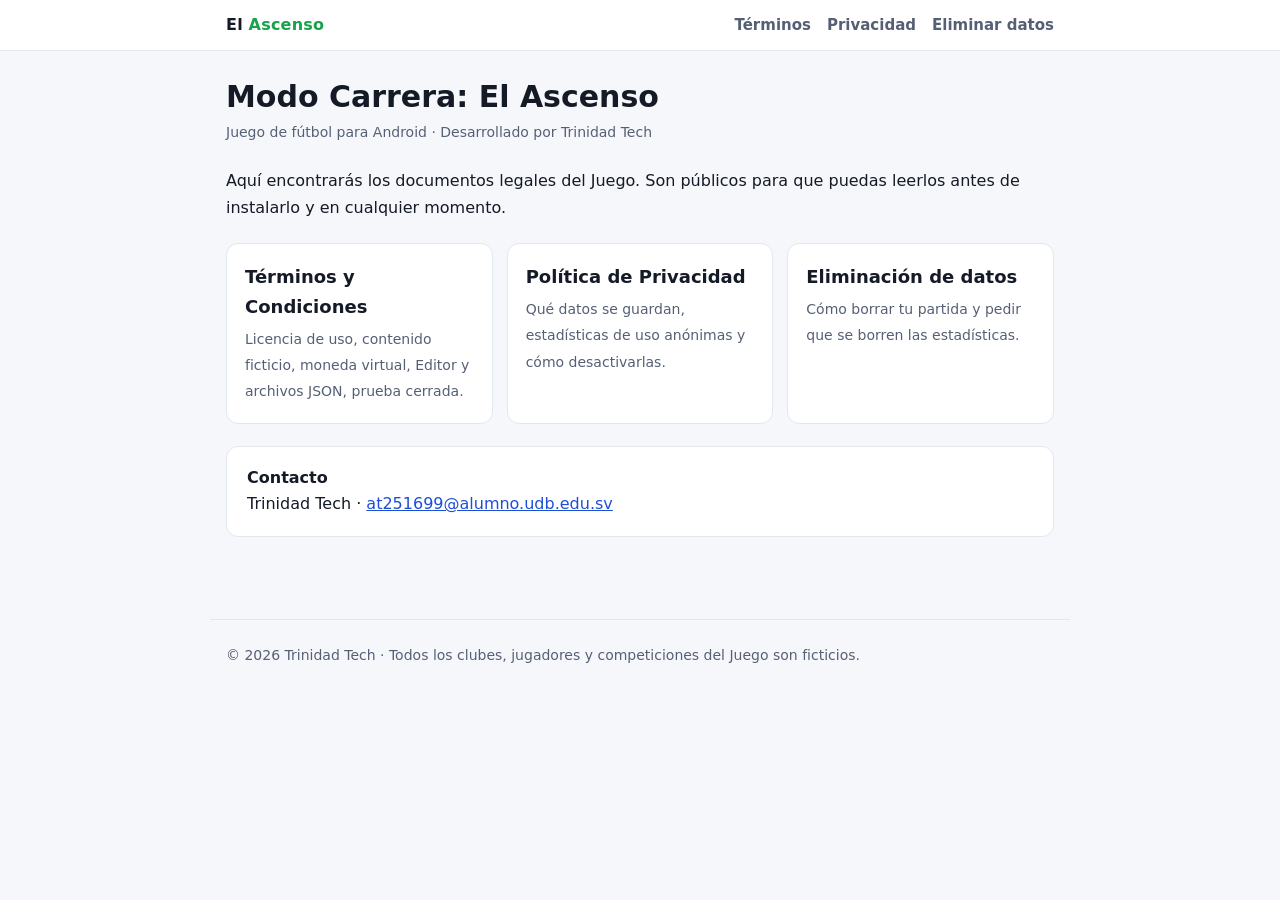
<file: index.html>
<!doctype html>
<html lang="es">
<head>
<meta charset="utf-8">
<meta name="viewport" content="width=device-width, initial-scale=1">
<title>El Ascenso · Información legal</title>
<meta name="description" content="Términos y Condiciones, Política de Privacidad y Eliminación de datos de Modo Carrera: El Ascenso (Trinidad Tech).">
<link rel="stylesheet" href="estilos.css">
</head>
<body>
<header class="top"><div class="in">
  <a class="brand" href="index.html">El <span>Ascenso</span></a>
  <nav>
    <a href="terminos.html">Términos</a>
    <a href="privacidad.html">Privacidad</a>
    <a href="eliminacion-de-datos.html">Eliminar datos</a>
  </nav>
</div></header>

<main>
<h1>Modo Carrera: El Ascenso</h1>
<div class="meta">Juego de fútbol para Android · Desarrollado por Trinidad Tech</div>
<p>Aquí encontrarás los documentos legales del Juego. Son públicos para que puedas leerlos antes de instalarlo y en cualquier momento.</p>

<div class="cards">
  <a href="terminos.html"><b>Términos y Condiciones</b><span>Licencia de uso, contenido ficticio, moneda virtual, Editor y archivos JSON, prueba cerrada.</span></a>
  <a href="privacidad.html"><b>Política de Privacidad</b><span>Qué datos se guardan, estadísticas de uso anónimas y cómo desactivarlas.</span></a>
  <a href="eliminacion-de-datos.html"><b>Eliminación de datos</b><span>Cómo borrar tu partida y pedir que se borren las estadísticas.</span></a>
</div>

<div class="card">
  <strong>Contacto</strong><br>
  Trinidad Tech · <a href="mailto:at251699@alumno.udb.edu.sv">at251699@alumno.udb.edu.sv</a>
</div>
</main>

<footer>© 2026 Trinidad Tech · Todos los clubes, jugadores y competiciones del Juego son ficticios.</footer>
</body>
</html>
</file>
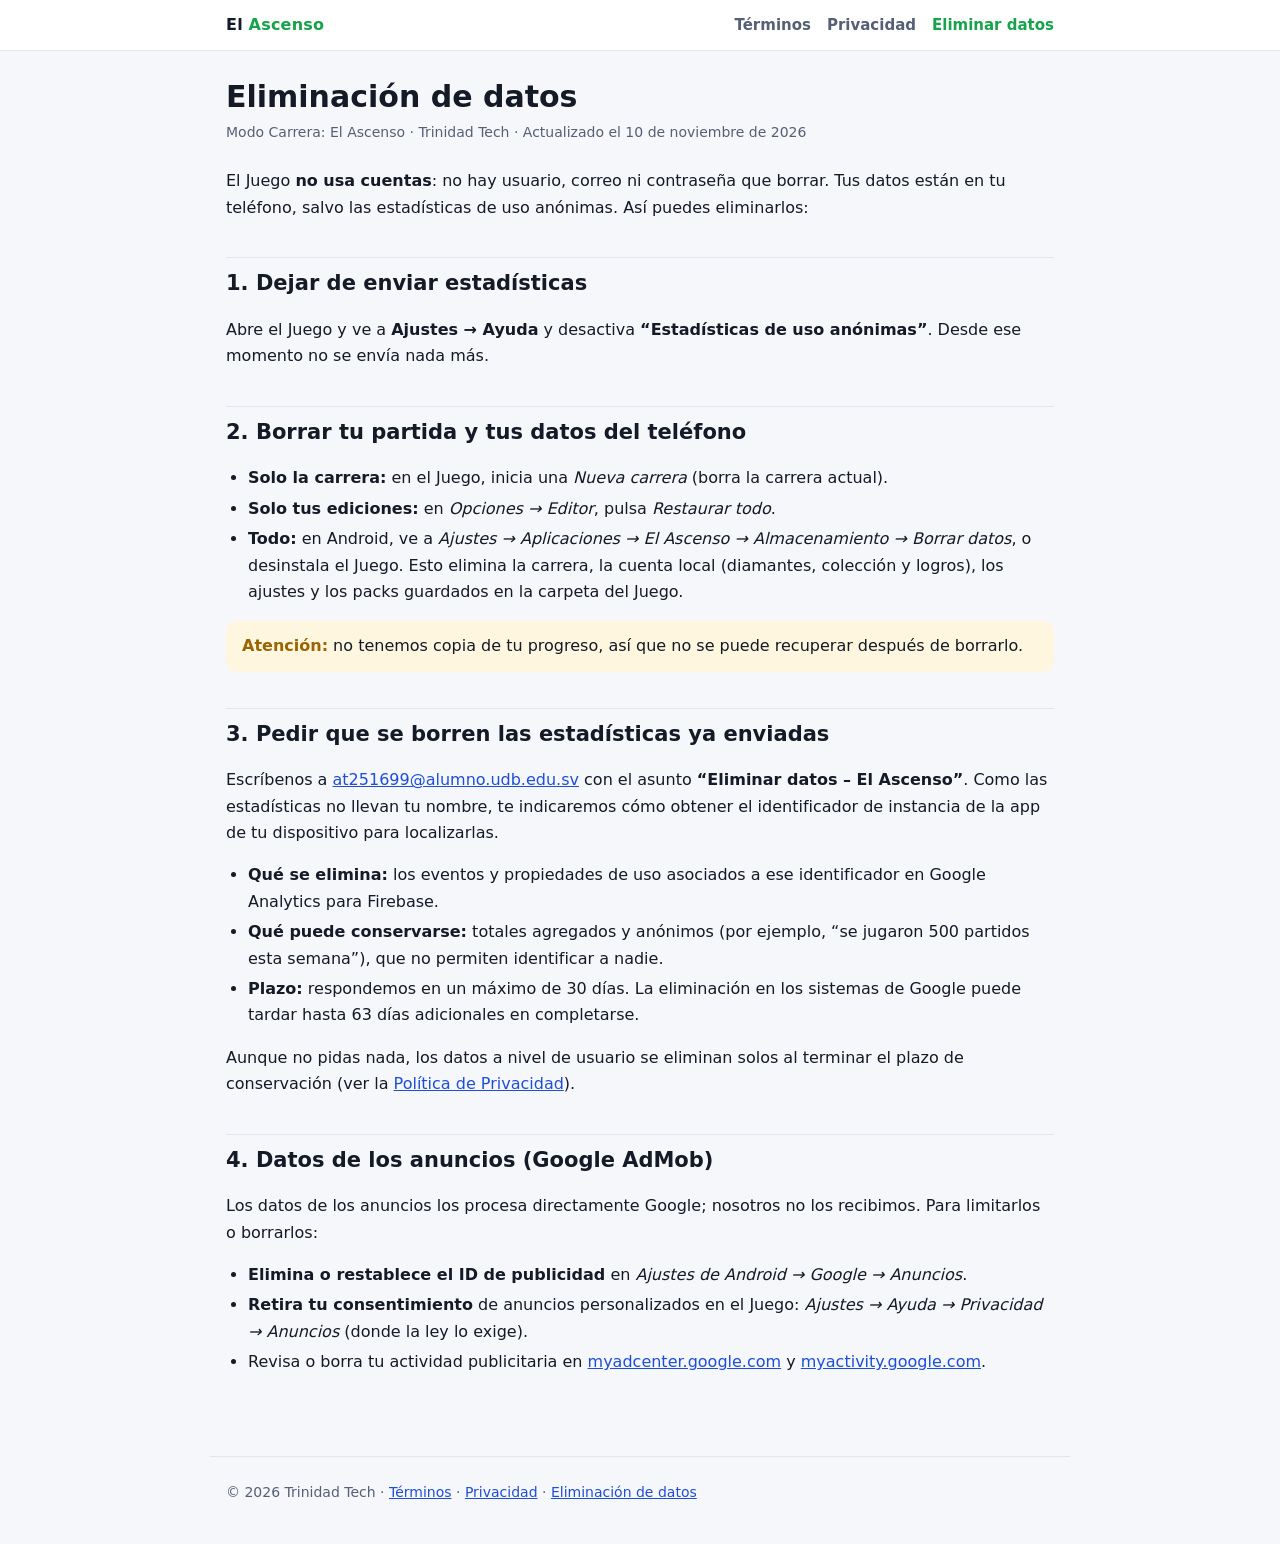
<file: eliminacion-de-datos.html>
<!doctype html>
<html lang="es">
<head>
<meta charset="utf-8">
<meta name="viewport" content="width=device-width, initial-scale=1">
<title>Eliminación de datos · El Ascenso</title>
<meta name="description" content="Cómo borrar tus datos del videojuego Modo Carrera: El Ascenso.">
<link rel="stylesheet" href="estilos.css">
</head>
<body>
<header class="top"><div class="in">
  <a class="brand" href="index.html">El <span>Ascenso</span></a>
  <nav>
    <a href="terminos.html">Términos</a>
    <a href="privacidad.html">Privacidad</a>
    <a class="on" href="eliminacion-de-datos.html">Eliminar datos</a>
  </nav>
</div></header>

<main>
<h1>Eliminación de datos</h1>
<div class="meta">Modo Carrera: El Ascenso · Trinidad Tech · Actualizado el 10 de noviembre de 2026</div>

<p>El Juego <strong>no usa cuentas</strong>: no hay usuario, correo ni contraseña que borrar. Tus datos están en tu teléfono, salvo las estadísticas de uso anónimas. Así puedes eliminarlos:</p>

<h2>1. Dejar de enviar estadísticas</h2>
<p>Abre el Juego y ve a <strong>Ajustes → Ayuda</strong> y desactiva <strong>“Estadísticas de uso anónimas”</strong>. Desde ese momento no se envía nada más.</p>

<h2>2. Borrar tu partida y tus datos del teléfono</h2>
<ul>
  <li><strong>Solo la carrera:</strong> en el Juego, inicia una <em>Nueva carrera</em> (borra la carrera actual).</li>
  <li><strong>Solo tus ediciones:</strong> en <em>Opciones → Editor</em>, pulsa <em>Restaurar todo</em>.</li>
  <li><strong>Todo:</strong> en Android, ve a <em>Ajustes → Aplicaciones → El Ascenso → Almacenamiento → Borrar datos</em>, o desinstala el Juego. Esto elimina la carrera, la cuenta local (diamantes, colección y logros), los ajustes y los packs guardados en la carpeta del Juego.</li>
</ul>
<p class="note"><strong>Atención:</strong> no tenemos copia de tu progreso, así que no se puede recuperar después de borrarlo.</p>

<h2>3. Pedir que se borren las estadísticas ya enviadas</h2>
<p>Escríbenos a <a href="mailto:at251699@alumno.udb.edu.sv?subject=Eliminar%20datos%20-%20El%20Ascenso">at251699@alumno.udb.edu.sv</a> con el asunto <strong>“Eliminar datos – El Ascenso”</strong>. Como las estadísticas no llevan tu nombre, te indicaremos cómo obtener el identificador de instancia de la app de tu dispositivo para localizarlas.</p>
<ul>
  <li><strong>Qué se elimina:</strong> los eventos y propiedades de uso asociados a ese identificador en Google Analytics para Firebase.</li>
  <li><strong>Qué puede conservarse:</strong> totales agregados y anónimos (por ejemplo, “se jugaron 500 partidos esta semana”), que no permiten identificar a nadie.</li>
  <li><strong>Plazo:</strong> respondemos en un máximo de 30 días. La eliminación en los sistemas de Google puede tardar hasta 63 días adicionales en completarse.</li>
</ul>
<p>Aunque no pidas nada, los datos a nivel de usuario se eliminan solos al terminar el plazo de conservación (ver la <a href="privacidad.html#p9">Política de Privacidad</a>).</p>

<h2>4. Datos de los anuncios (Google AdMob)</h2>
<p>Los datos de los anuncios los procesa directamente Google; nosotros no los recibimos. Para limitarlos o borrarlos:</p>
<ul>
  <li><strong>Elimina o restablece el ID de publicidad</strong> en <em>Ajustes de Android → Google → Anuncios</em>.</li>
  <li><strong>Retira tu consentimiento</strong> de anuncios personalizados en el Juego: <em>Ajustes → Ayuda → Privacidad → Anuncios</em> (donde la ley lo exige).</li>
  <li>Revisa o borra tu actividad publicitaria en <a href="https://myadcenter.google.com" rel="noopener">myadcenter.google.com</a> y <a href="https://myactivity.google.com" rel="noopener">myactivity.google.com</a>.</li>
</ul>
</main>

<footer>© 2026 Trinidad Tech · <a href="terminos.html">Términos</a> · <a href="privacidad.html">Privacidad</a> · <a href="eliminacion-de-datos.html">Eliminación de datos</a></footer>
</body>
</html>
</file>
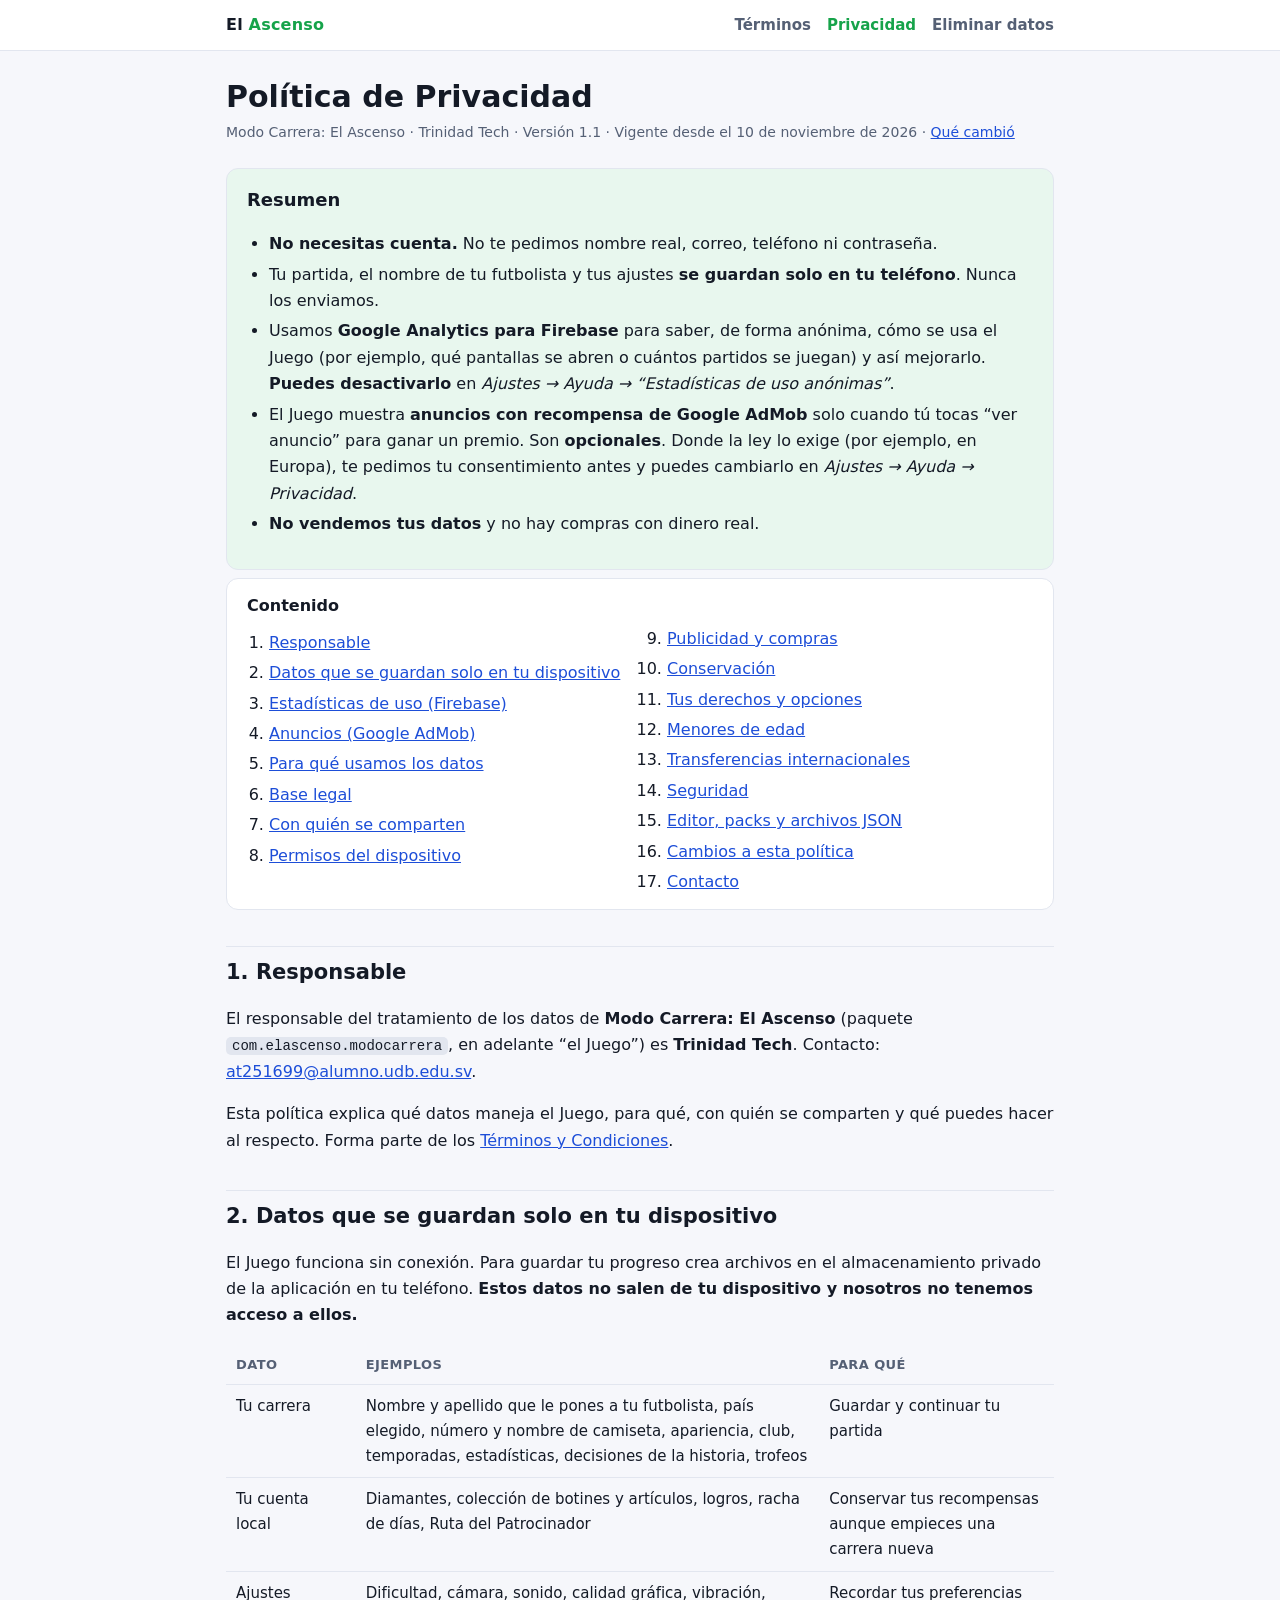
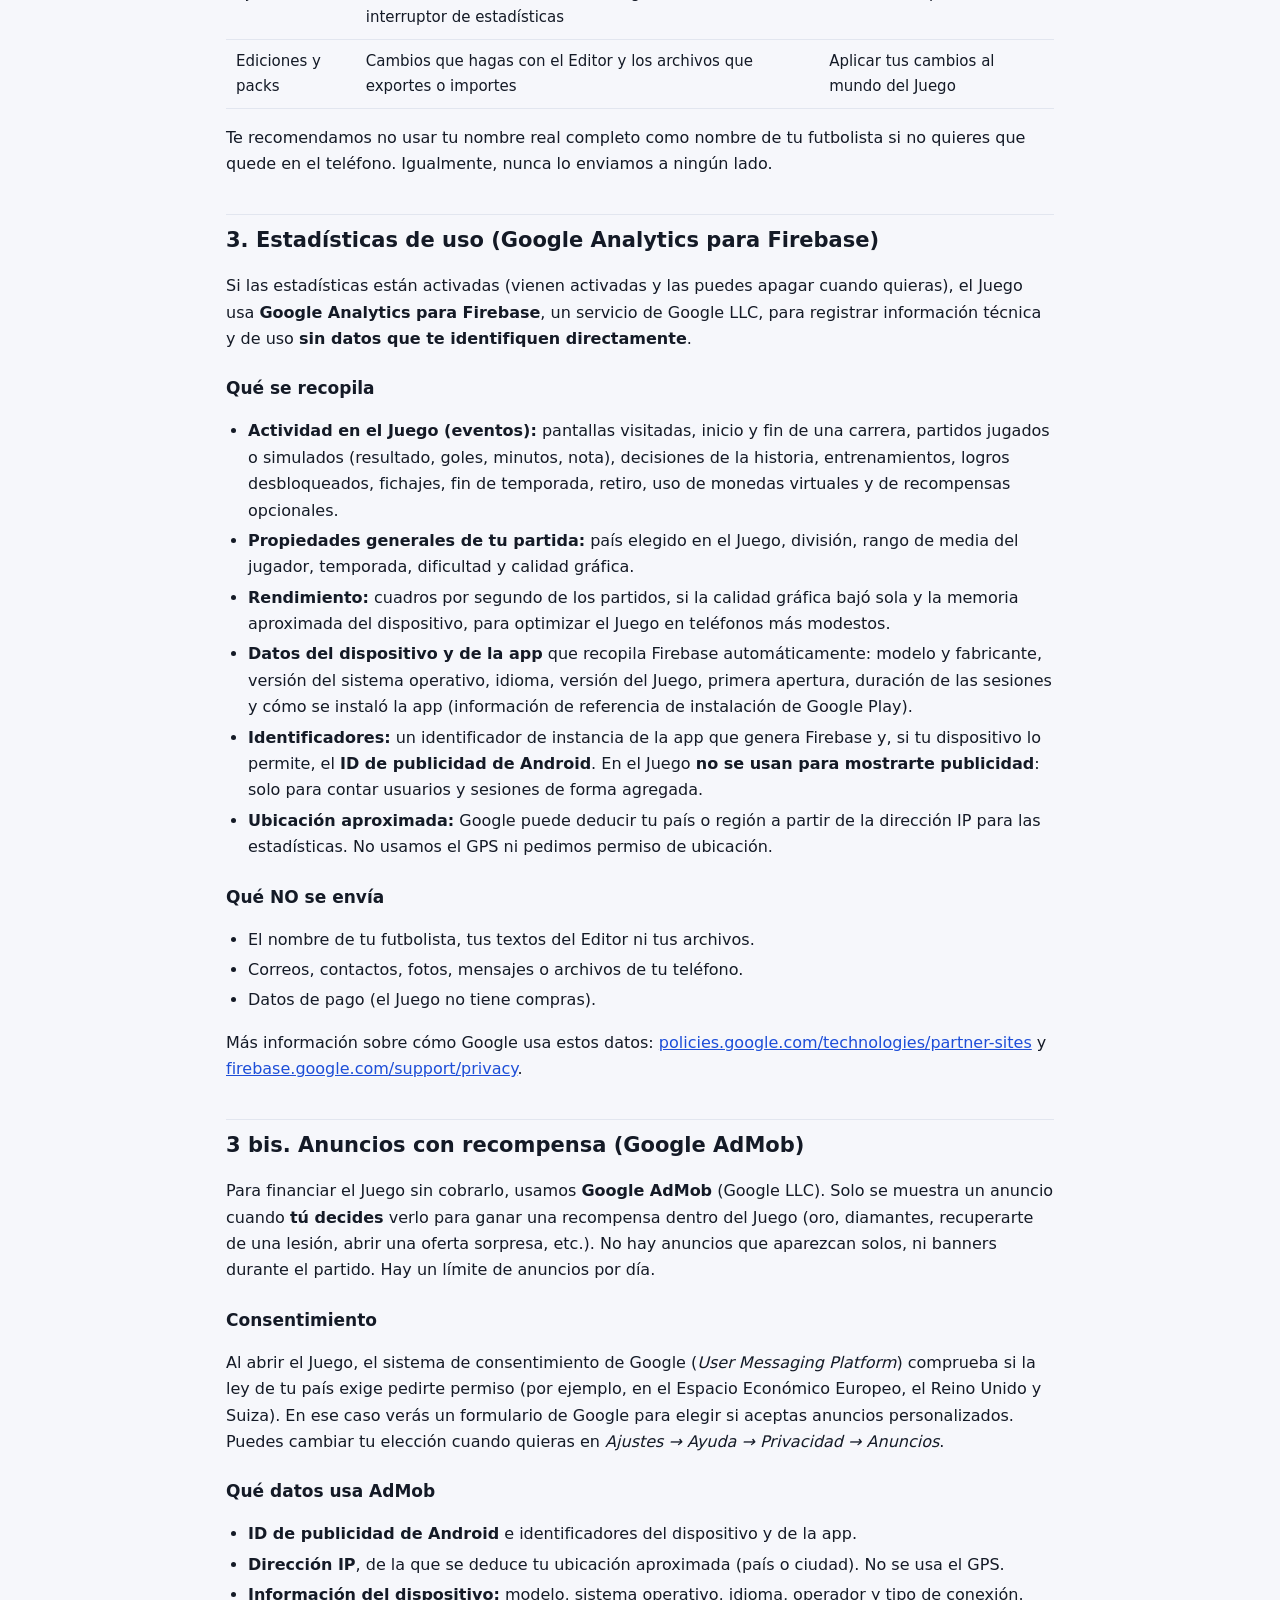
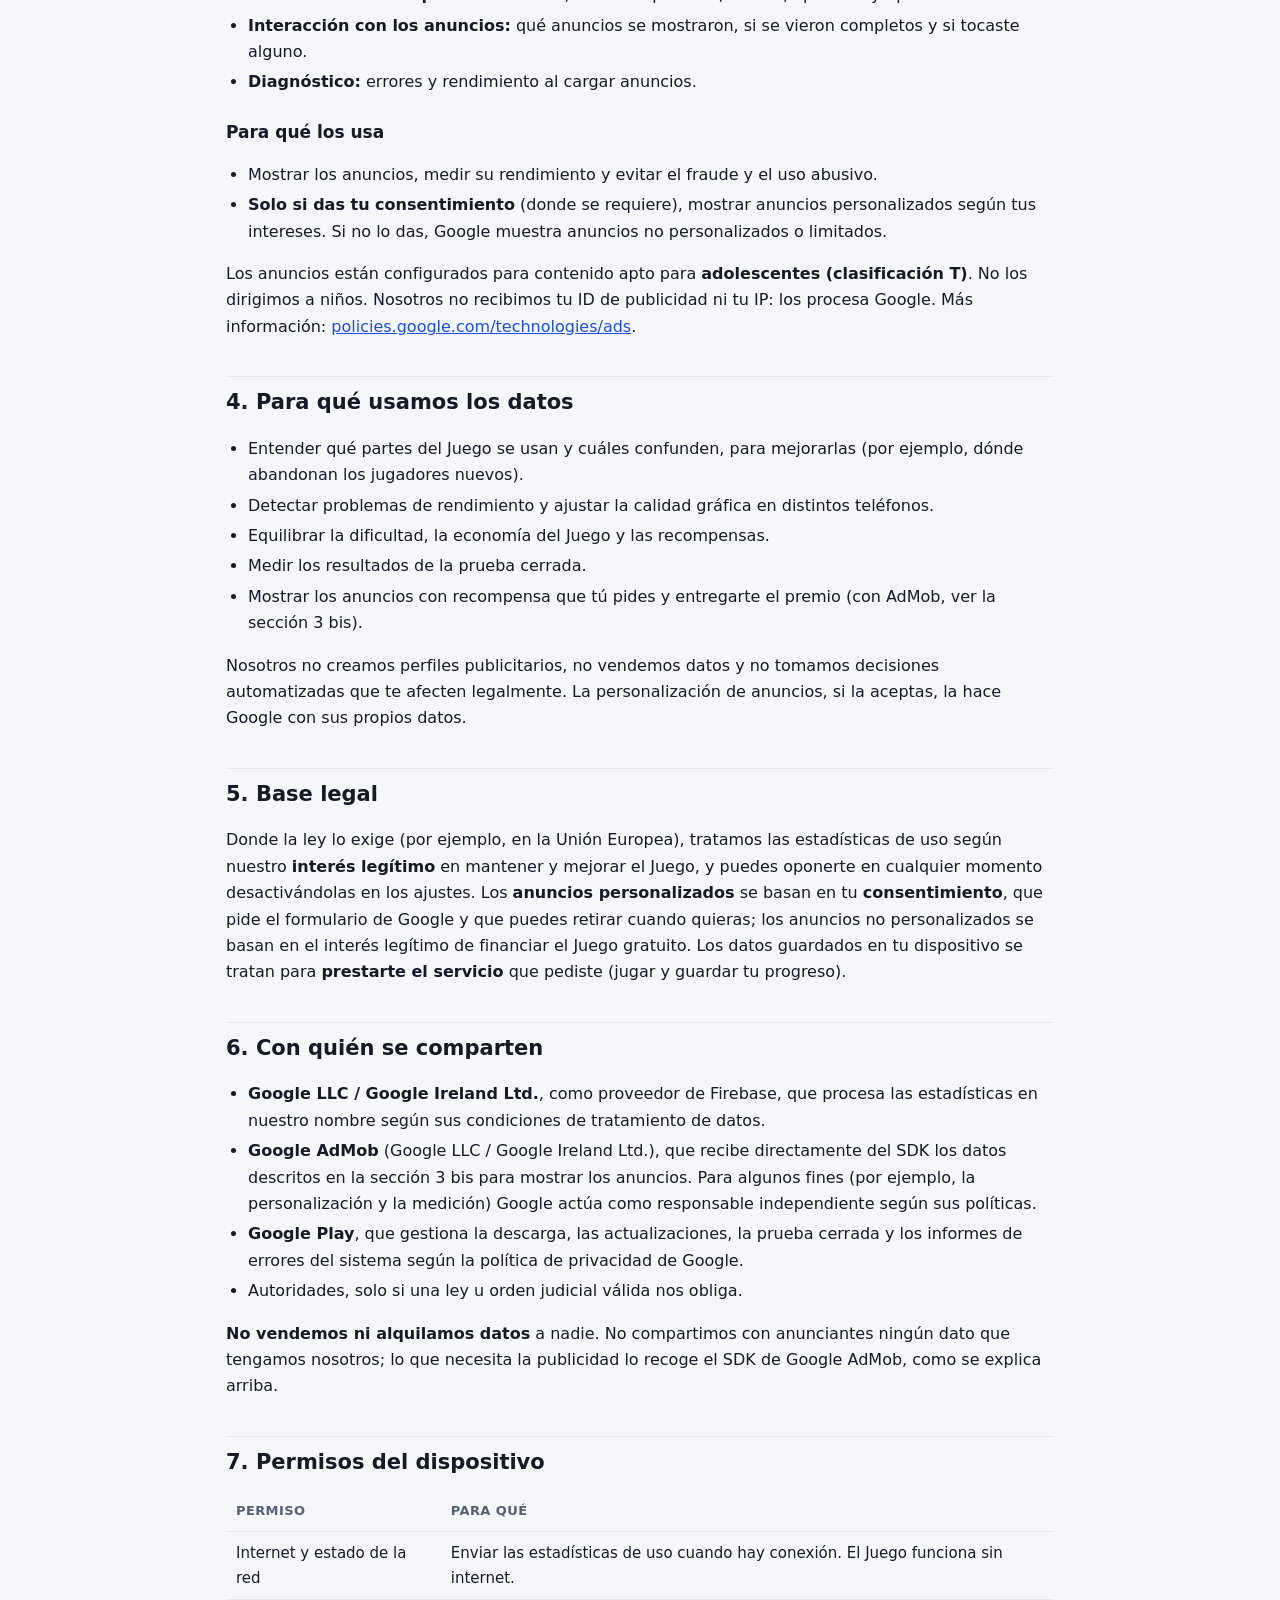
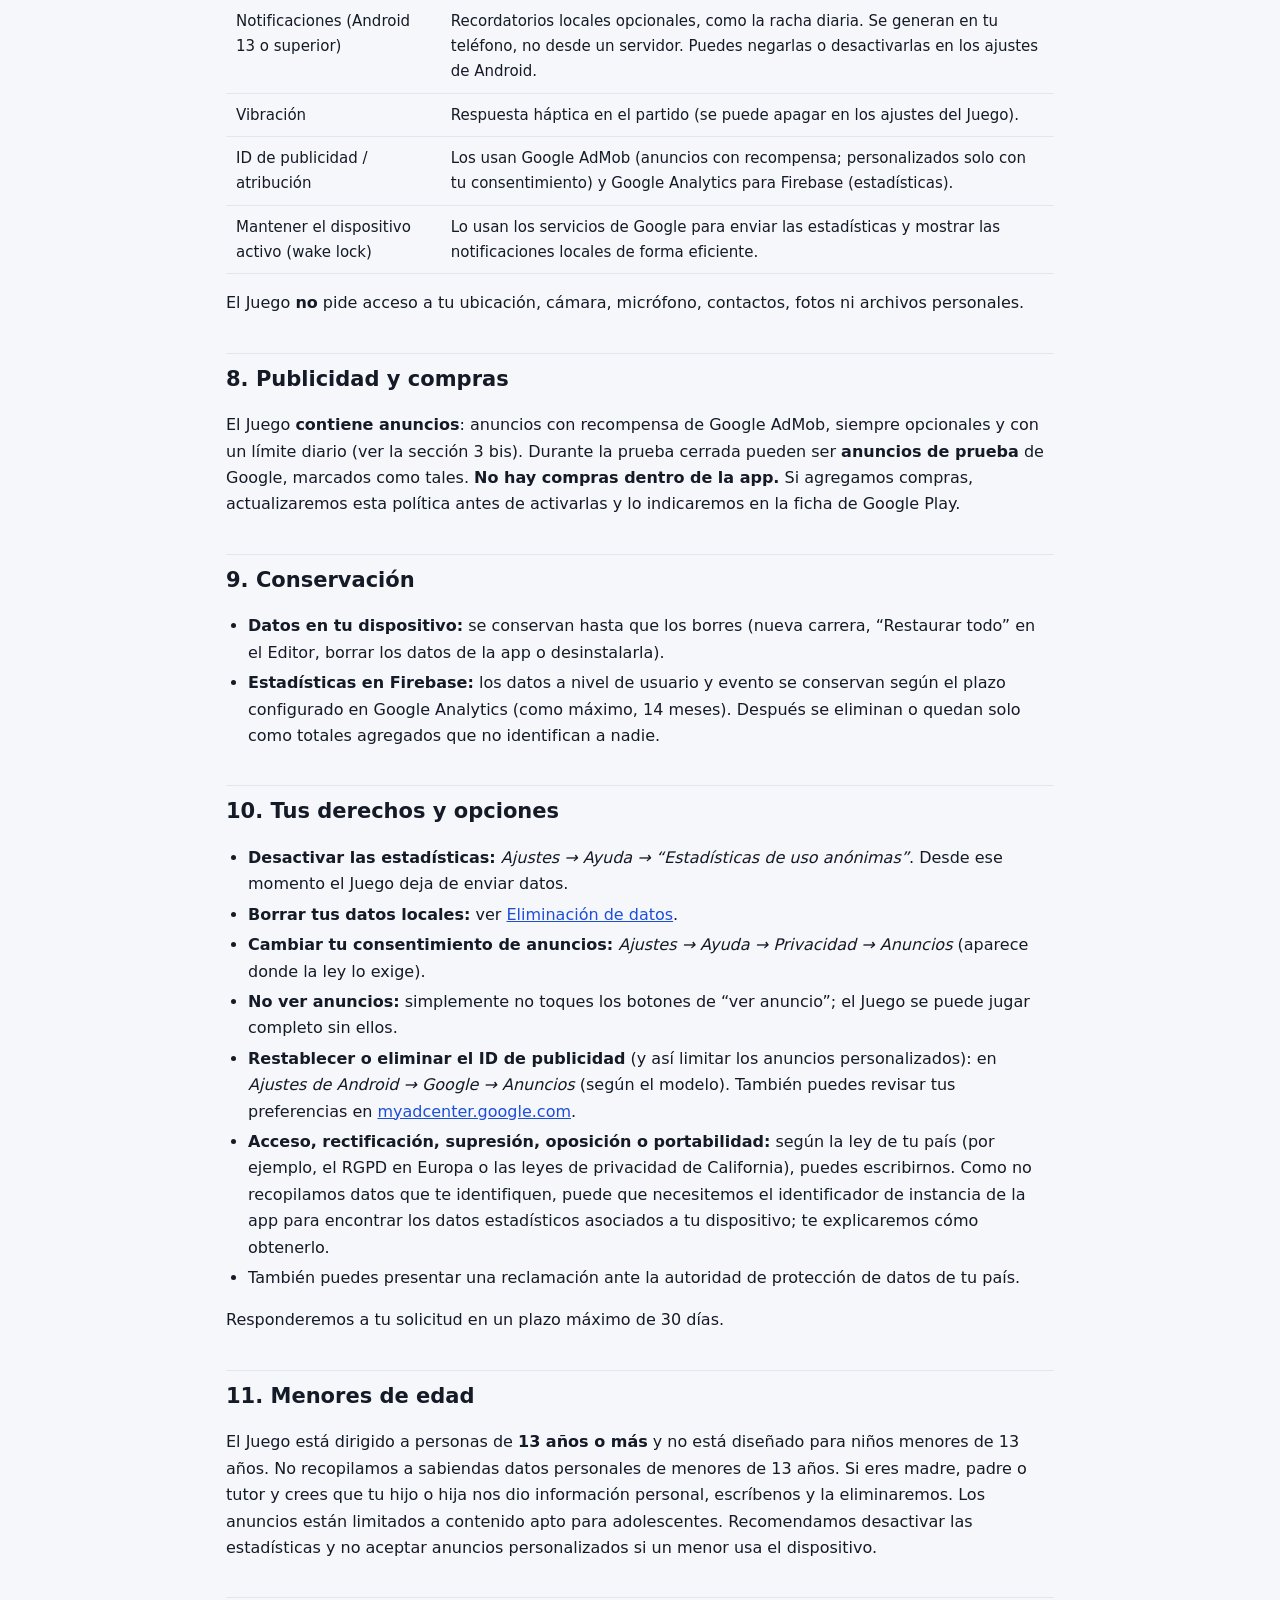
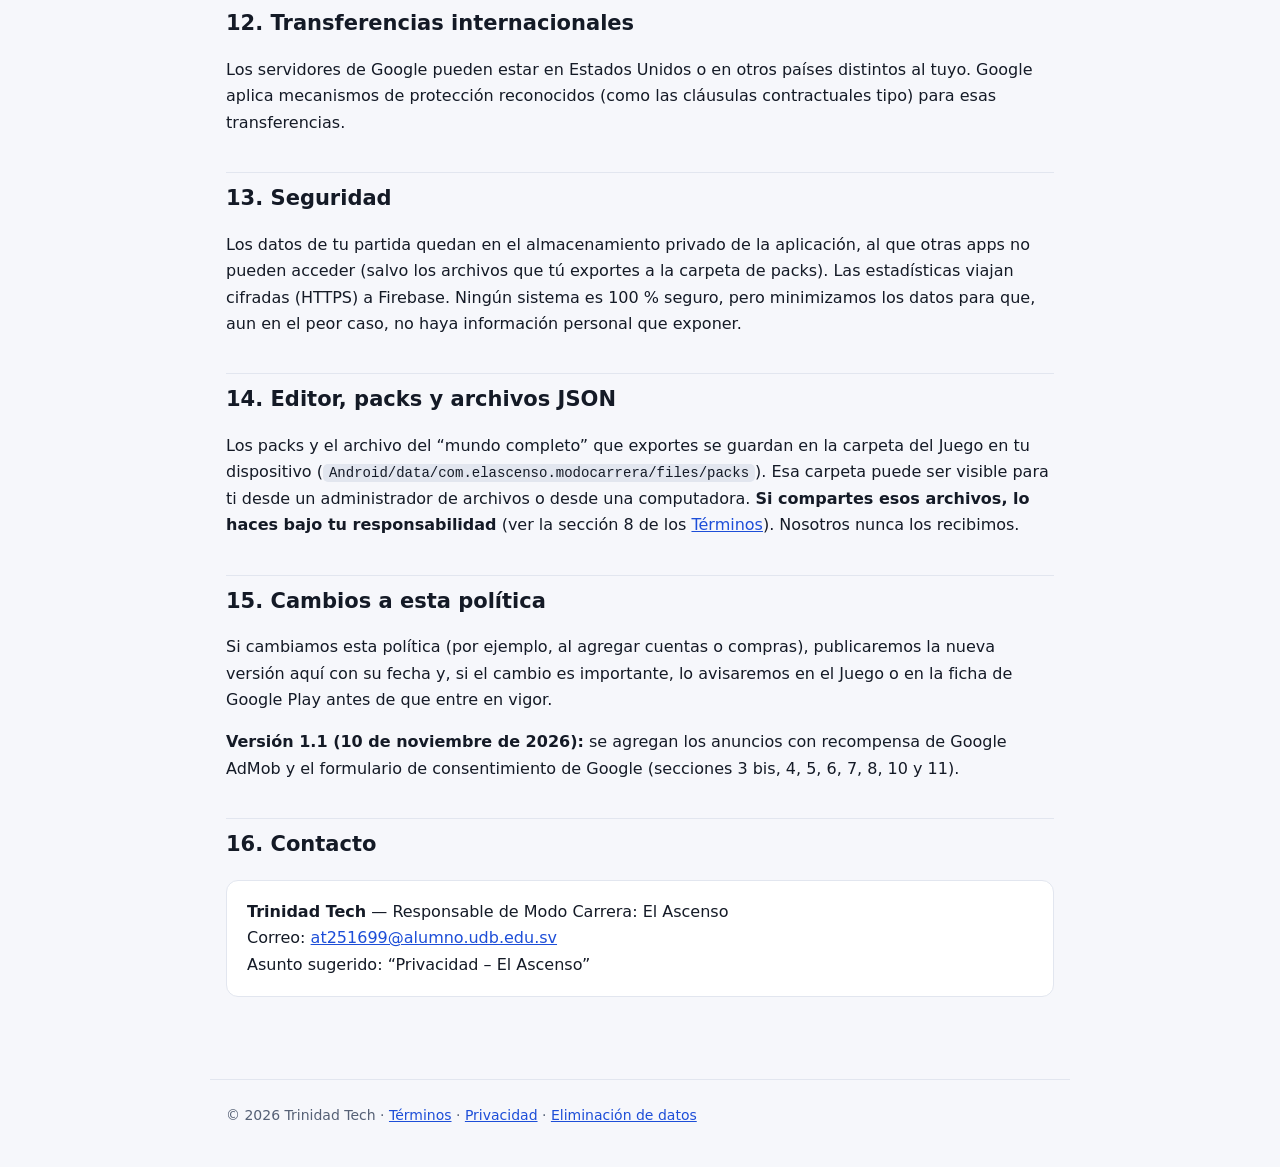
<file: privacidad.html>
<!doctype html>
<html lang="es">
<head>
<meta charset="utf-8">
<meta name="viewport" content="width=device-width, initial-scale=1">
<title>Política de Privacidad · El Ascenso</title>
<meta name="description" content="Política de Privacidad del videojuego Modo Carrera: El Ascenso, de Trinidad Tech.">
<link rel="stylesheet" href="estilos.css">
</head>
<body>
<header class="top"><div class="in">
  <a class="brand" href="index.html">El <span>Ascenso</span></a>
  <nav>
    <a href="terminos.html">Términos</a>
    <a class="on" href="privacidad.html">Privacidad</a>
    <a href="eliminacion-de-datos.html">Eliminar datos</a>
  </nav>
</div></header>

<main>
<h1>Política de Privacidad</h1>
<div class="meta">Modo Carrera: El Ascenso · Trinidad Tech · Versión 1.1 · Vigente desde el 10 de noviembre de 2026 · <a href="#p15">Qué cambió</a></div>

<div class="summary">
  <h2>Resumen</h2>
  <ul>
    <li><strong>No necesitas cuenta.</strong> No te pedimos nombre real, correo, teléfono ni contraseña.</li>
    <li>Tu partida, el nombre de tu futbolista y tus ajustes <strong>se guardan solo en tu teléfono</strong>. Nunca los enviamos.</li>
    <li>Usamos <strong>Google Analytics para Firebase</strong> para saber, de forma anónima, cómo se usa el Juego (por ejemplo, qué pantallas se abren o cuántos partidos se juegan) y así mejorarlo. <strong>Puedes desactivarlo</strong> en <em>Ajustes → Ayuda → “Estadísticas de uso anónimas”</em>.</li>
    <li>El Juego muestra <strong>anuncios con recompensa de Google AdMob</strong> solo cuando tú tocas “ver anuncio” para ganar un premio. Son <strong>opcionales</strong>. Donde la ley lo exige (por ejemplo, en Europa), te pedimos tu consentimiento antes y puedes cambiarlo en <em>Ajustes → Ayuda → Privacidad</em>.</li>
    <li><strong>No vendemos tus datos</strong> y no hay compras con dinero real.</li>
  </ul>
</div>

<div class="toc">
  <strong>Contenido</strong>
  <ol>
    <li><a href="#p1">Responsable</a></li>
    <li><a href="#p2">Datos que se guardan solo en tu dispositivo</a></li>
    <li><a href="#p3">Estadísticas de uso (Firebase)</a></li>
    <li><a href="#p3b">Anuncios (Google AdMob)</a></li>
    <li><a href="#p4">Para qué usamos los datos</a></li>
    <li><a href="#p5">Base legal</a></li>
    <li><a href="#p6">Con quién se comparten</a></li>
    <li><a href="#p7">Permisos del dispositivo</a></li>
    <li><a href="#p8">Publicidad y compras</a></li>
    <li><a href="#p9">Conservación</a></li>
    <li><a href="#p10">Tus derechos y opciones</a></li>
    <li><a href="#p11">Menores de edad</a></li>
    <li><a href="#p12">Transferencias internacionales</a></li>
    <li><a href="#p13">Seguridad</a></li>
    <li><a href="#p14">Editor, packs y archivos JSON</a></li>
    <li><a href="#p15">Cambios a esta política</a></li>
    <li><a href="#p16">Contacto</a></li>
  </ol>
</div>

<h2 id="p1">1. Responsable</h2>
<p>El responsable del tratamiento de los datos de <strong>Modo Carrera: El Ascenso</strong> (paquete <code>com.elascenso.modocarrera</code>, en adelante “el Juego”) es <strong>Trinidad Tech</strong>. Contacto: <a href="mailto:at251699@alumno.udb.edu.sv">at251699@alumno.udb.edu.sv</a>.</p>
<p>Esta política explica qué datos maneja el Juego, para qué, con quién se comparten y qué puedes hacer al respecto. Forma parte de los <a href="terminos.html">Términos y Condiciones</a>.</p>

<h2 id="p2">2. Datos que se guardan solo en tu dispositivo</h2>
<p>El Juego funciona sin conexión. Para guardar tu progreso crea archivos en el almacenamiento privado de la aplicación en tu teléfono. <strong>Estos datos no salen de tu dispositivo y nosotros no tenemos acceso a ellos.</strong></p>
<table>
  <tr><th>Dato</th><th>Ejemplos</th><th>Para qué</th></tr>
  <tr><td>Tu carrera</td><td>Nombre y apellido que le pones a tu futbolista, país elegido, número y nombre de camiseta, apariencia, club, temporadas, estadísticas, decisiones de la historia, trofeos</td><td>Guardar y continuar tu partida</td></tr>
  <tr><td>Tu cuenta local</td><td>Diamantes, colección de botines y artículos, logros, racha de días, Ruta del Patrocinador</td><td>Conservar tus recompensas aunque empieces una carrera nueva</td></tr>
  <tr><td>Ajustes</td><td>Dificultad, cámara, sonido, calidad gráfica, vibración, interruptor de estadísticas</td><td>Recordar tus preferencias</td></tr>
  <tr><td>Ediciones y packs</td><td>Cambios que hagas con el Editor y los archivos que exportes o importes</td><td>Aplicar tus cambios al mundo del Juego</td></tr>
</table>
<p>Te recomendamos no usar tu nombre real completo como nombre de tu futbolista si no quieres que quede en el teléfono. Igualmente, nunca lo enviamos a ningún lado.</p>

<h2 id="p3">3. Estadísticas de uso (Google Analytics para Firebase)</h2>
<p>Si las estadísticas están activadas (vienen activadas y las puedes apagar cuando quieras), el Juego usa <strong>Google Analytics para Firebase</strong>, un servicio de Google LLC, para registrar información técnica y de uso <strong>sin datos que te identifiquen directamente</strong>.</p>
<h3>Qué se recopila</h3>
<ul>
  <li><strong>Actividad en el Juego (eventos):</strong> pantallas visitadas, inicio y fin de una carrera, partidos jugados o simulados (resultado, goles, minutos, nota), decisiones de la historia, entrenamientos, logros desbloqueados, fichajes, fin de temporada, retiro, uso de monedas virtuales y de recompensas opcionales.</li>
  <li><strong>Propiedades generales de tu partida:</strong> país elegido en el Juego, división, rango de media del jugador, temporada, dificultad y calidad gráfica.</li>
  <li><strong>Rendimiento:</strong> cuadros por segundo de los partidos, si la calidad gráfica bajó sola y la memoria aproximada del dispositivo, para optimizar el Juego en teléfonos más modestos.</li>
  <li><strong>Datos del dispositivo y de la app</strong> que recopila Firebase automáticamente: modelo y fabricante, versión del sistema operativo, idioma, versión del Juego, primera apertura, duración de las sesiones y cómo se instaló la app (información de referencia de instalación de Google Play).</li>
  <li><strong>Identificadores:</strong> un identificador de instancia de la app que genera Firebase y, si tu dispositivo lo permite, el <strong>ID de publicidad de Android</strong>. En el Juego <strong>no se usan para mostrarte publicidad</strong>: solo para contar usuarios y sesiones de forma agregada.</li>
  <li><strong>Ubicación aproximada:</strong> Google puede deducir tu país o región a partir de la dirección IP para las estadísticas. No usamos el GPS ni pedimos permiso de ubicación.</li>
</ul>
<h3>Qué NO se envía</h3>
<ul>
  <li>El nombre de tu futbolista, tus textos del Editor ni tus archivos.</li>
  <li>Correos, contactos, fotos, mensajes o archivos de tu teléfono.</li>
  <li>Datos de pago (el Juego no tiene compras).</li>
</ul>
<p>Más información sobre cómo Google usa estos datos: <a href="https://policies.google.com/technologies/partner-sites" rel="noopener">policies.google.com/technologies/partner-sites</a> y <a href="https://firebase.google.com/support/privacy" rel="noopener">firebase.google.com/support/privacy</a>.</p>

<h2 id="p3b">3 bis. Anuncios con recompensa (Google AdMob)</h2>
<p>Para financiar el Juego sin cobrarlo, usamos <strong>Google AdMob</strong> (Google LLC). Solo se muestra un anuncio cuando <strong>tú decides</strong> verlo para ganar una recompensa dentro del Juego (oro, diamantes, recuperarte de una lesión, abrir una oferta sorpresa, etc.). No hay anuncios que aparezcan solos, ni banners durante el partido. Hay un límite de anuncios por día.</p>
<h3>Consentimiento</h3>
<p>Al abrir el Juego, el sistema de consentimiento de Google (<em>User Messaging Platform</em>) comprueba si la ley de tu país exige pedirte permiso (por ejemplo, en el Espacio Económico Europeo, el Reino Unido y Suiza). En ese caso verás un formulario de Google para elegir si aceptas anuncios personalizados. Puedes cambiar tu elección cuando quieras en <em>Ajustes → Ayuda → Privacidad → Anuncios</em>.</p>
<h3>Qué datos usa AdMob</h3>
<ul>
  <li><strong>ID de publicidad de Android</strong> e identificadores del dispositivo y de la app.</li>
  <li><strong>Dirección IP</strong>, de la que se deduce tu ubicación aproximada (país o ciudad). No se usa el GPS.</li>
  <li><strong>Información del dispositivo:</strong> modelo, sistema operativo, idioma, operador y tipo de conexión.</li>
  <li><strong>Interacción con los anuncios:</strong> qué anuncios se mostraron, si se vieron completos y si tocaste alguno.</li>
  <li><strong>Diagnóstico:</strong> errores y rendimiento al cargar anuncios.</li>
</ul>
<h3>Para qué los usa</h3>
<ul>
  <li>Mostrar los anuncios, medir su rendimiento y evitar el fraude y el uso abusivo.</li>
  <li><strong>Solo si das tu consentimiento</strong> (donde se requiere), mostrar anuncios personalizados según tus intereses. Si no lo das, Google muestra anuncios no personalizados o limitados.</li>
</ul>
<p>Los anuncios están configurados para contenido apto para <strong>adolescentes (clasificación T)</strong>. No los dirigimos a niños. Nosotros no recibimos tu ID de publicidad ni tu IP: los procesa Google. Más información: <a href="https://policies.google.com/technologies/ads" rel="noopener">policies.google.com/technologies/ads</a>.</p>

<h2 id="p4">4. Para qué usamos los datos</h2>
<ul>
  <li>Entender qué partes del Juego se usan y cuáles confunden, para mejorarlas (por ejemplo, dónde abandonan los jugadores nuevos).</li>
  <li>Detectar problemas de rendimiento y ajustar la calidad gráfica en distintos teléfonos.</li>
  <li>Equilibrar la dificultad, la economía del Juego y las recompensas.</li>
  <li>Medir los resultados de la prueba cerrada.</li>
  <li>Mostrar los anuncios con recompensa que tú pides y entregarte el premio (con AdMob, ver la sección 3 bis).</li>
</ul>
<p>Nosotros no creamos perfiles publicitarios, no vendemos datos y no tomamos decisiones automatizadas que te afecten legalmente. La personalización de anuncios, si la aceptas, la hace Google con sus propios datos.</p>

<h2 id="p5">5. Base legal</h2>
<p>Donde la ley lo exige (por ejemplo, en la Unión Europea), tratamos las estadísticas de uso según nuestro <strong>interés legítimo</strong> en mantener y mejorar el Juego, y puedes oponerte en cualquier momento desactivándolas en los ajustes. Los <strong>anuncios personalizados</strong> se basan en tu <strong>consentimiento</strong>, que pide el formulario de Google y que puedes retirar cuando quieras; los anuncios no personalizados se basan en el interés legítimo de financiar el Juego gratuito. Los datos guardados en tu dispositivo se tratan para <strong>prestarte el servicio</strong> que pediste (jugar y guardar tu progreso).</p>

<h2 id="p6">6. Con quién se comparten</h2>
<ul>
  <li><strong>Google LLC / Google Ireland Ltd.</strong>, como proveedor de Firebase, que procesa las estadísticas en nuestro nombre según sus condiciones de tratamiento de datos.</li>
  <li><strong>Google AdMob</strong> (Google LLC / Google Ireland Ltd.), que recibe directamente del SDK los datos descritos en la sección 3 bis para mostrar los anuncios. Para algunos fines (por ejemplo, la personalización y la medición) Google actúa como responsable independiente según sus políticas.</li>
  <li><strong>Google Play</strong>, que gestiona la descarga, las actualizaciones, la prueba cerrada y los informes de errores del sistema según la política de privacidad de Google.</li>
  <li>Autoridades, solo si una ley u orden judicial válida nos obliga.</li>
</ul>
<p><strong>No vendemos ni alquilamos datos</strong> a nadie. No compartimos con anunciantes ningún dato que tengamos nosotros; lo que necesita la publicidad lo recoge el SDK de Google AdMob, como se explica arriba.</p>

<h2 id="p7">7. Permisos del dispositivo</h2>
<table>
  <tr><th>Permiso</th><th>Para qué</th></tr>
  <tr><td>Internet y estado de la red</td><td>Enviar las estadísticas de uso cuando hay conexión. El Juego funciona sin internet.</td></tr>
  <tr><td>Notificaciones (Android 13 o superior)</td><td>Recordatorios locales opcionales, como la racha diaria. Se generan en tu teléfono, no desde un servidor. Puedes negarlas o desactivarlas en los ajustes de Android.</td></tr>
  <tr><td>Vibración</td><td>Respuesta háptica en el partido (se puede apagar en los ajustes del Juego).</td></tr>
  <tr><td>ID de publicidad / atribución</td><td>Los usan Google AdMob (anuncios con recompensa; personalizados solo con tu consentimiento) y Google Analytics para Firebase (estadísticas).</td></tr>
  <tr><td>Mantener el dispositivo activo (wake lock)</td><td>Lo usan los servicios de Google para enviar las estadísticas y mostrar las notificaciones locales de forma eficiente.</td></tr>
</table>
<p>El Juego <strong>no</strong> pide acceso a tu ubicación, cámara, micrófono, contactos, fotos ni archivos personales.</p>

<h2 id="p8">8. Publicidad y compras</h2>
<p>El Juego <strong>contiene anuncios</strong>: anuncios con recompensa de Google AdMob, siempre opcionales y con un límite diario (ver la sección 3 bis). Durante la prueba cerrada pueden ser <strong>anuncios de prueba</strong> de Google, marcados como tales. <strong>No hay compras dentro de la app.</strong> Si agregamos compras, actualizaremos esta política antes de activarlas y lo indicaremos en la ficha de Google Play.</p>

<h2 id="p9">9. Conservación</h2>
<ul>
  <li><strong>Datos en tu dispositivo:</strong> se conservan hasta que los borres (nueva carrera, “Restaurar todo” en el Editor, borrar los datos de la app o desinstalarla).</li>
  <li><strong>Estadísticas en Firebase:</strong> los datos a nivel de usuario y evento se conservan según el plazo configurado en Google Analytics (como máximo, 14 meses). Después se eliminan o quedan solo como totales agregados que no identifican a nadie.</li>
</ul>

<h2 id="p10">10. Tus derechos y opciones</h2>
<ul>
  <li><strong>Desactivar las estadísticas:</strong> <em>Ajustes → Ayuda → “Estadísticas de uso anónimas”</em>. Desde ese momento el Juego deja de enviar datos.</li>
  <li><strong>Borrar tus datos locales:</strong> ver <a href="eliminacion-de-datos.html">Eliminación de datos</a>.</li>
  <li><strong>Cambiar tu consentimiento de anuncios:</strong> <em>Ajustes → Ayuda → Privacidad → Anuncios</em> (aparece donde la ley lo exige).</li>
  <li><strong>No ver anuncios:</strong> simplemente no toques los botones de “ver anuncio”; el Juego se puede jugar completo sin ellos.</li>
  <li><strong>Restablecer o eliminar el ID de publicidad</strong> (y así limitar los anuncios personalizados): en <em>Ajustes de Android → Google → Anuncios</em> (según el modelo). También puedes revisar tus preferencias en <a href="https://myadcenter.google.com" rel="noopener">myadcenter.google.com</a>.</li>
  <li><strong>Acceso, rectificación, supresión, oposición o portabilidad:</strong> según la ley de tu país (por ejemplo, el RGPD en Europa o las leyes de privacidad de California), puedes escribirnos. Como no recopilamos datos que te identifiquen, puede que necesitemos el identificador de instancia de la app para encontrar los datos estadísticos asociados a tu dispositivo; te explicaremos cómo obtenerlo.</li>
  <li>También puedes presentar una reclamación ante la autoridad de protección de datos de tu país.</li>
</ul>
<p>Responderemos a tu solicitud en un plazo máximo de 30 días.</p>

<h2 id="p11">11. Menores de edad</h2>
<p>El Juego está dirigido a personas de <strong>13 años o más</strong> y no está diseñado para niños menores de 13 años. No recopilamos a sabiendas datos personales de menores de 13 años. Si eres madre, padre o tutor y crees que tu hijo o hija nos dio información personal, escríbenos y la eliminaremos. Los anuncios están limitados a contenido apto para adolescentes. Recomendamos desactivar las estadísticas y no aceptar anuncios personalizados si un menor usa el dispositivo.</p>

<h2 id="p12">12. Transferencias internacionales</h2>
<p>Los servidores de Google pueden estar en Estados Unidos o en otros países distintos al tuyo. Google aplica mecanismos de protección reconocidos (como las cláusulas contractuales tipo) para esas transferencias.</p>

<h2 id="p13">13. Seguridad</h2>
<p>Los datos de tu partida quedan en el almacenamiento privado de la aplicación, al que otras apps no pueden acceder (salvo los archivos que tú exportes a la carpeta de packs). Las estadísticas viajan cifradas (HTTPS) a Firebase. Ningún sistema es 100&nbsp;% seguro, pero minimizamos los datos para que, aun en el peor caso, no haya información personal que exponer.</p>

<h2 id="p14">14. Editor, packs y archivos JSON</h2>
<p>Los packs y el archivo del “mundo completo” que exportes se guardan en la carpeta del Juego en tu dispositivo (<code>Android/data/com.elascenso.modocarrera/files/packs</code>). Esa carpeta puede ser visible para ti desde un administrador de archivos o desde una computadora. <strong>Si compartes esos archivos, lo haces bajo tu responsabilidad</strong> (ver la sección 8 de los <a href="terminos.html#t8">Términos</a>). Nosotros nunca los recibimos.</p>

<h2 id="p15">15. Cambios a esta política</h2>
<p>Si cambiamos esta política (por ejemplo, al agregar cuentas o compras), publicaremos la nueva versión aquí con su fecha y, si el cambio es importante, lo avisaremos en el Juego o en la ficha de Google Play antes de que entre en vigor.</p>
<p><strong>Versión 1.1 (10 de noviembre de 2026):</strong> se agregan los anuncios con recompensa de Google AdMob y el formulario de consentimiento de Google (secciones 3 bis, 4, 5, 6, 7, 8, 10 y 11).</p>

<h2 id="p16">16. Contacto</h2>
<div class="card">
  <strong>Trinidad Tech</strong> — Responsable de Modo Carrera: El Ascenso<br>
  Correo: <a href="mailto:at251699@alumno.udb.edu.sv">at251699@alumno.udb.edu.sv</a><br>
  Asunto sugerido: “Privacidad – El Ascenso”
</div>
</main>

<footer>© 2026 Trinidad Tech · <a href="terminos.html">Términos</a> · <a href="privacidad.html">Privacidad</a> · <a href="eliminacion-de-datos.html">Eliminación de datos</a></footer>
</body>
</html>
</file>
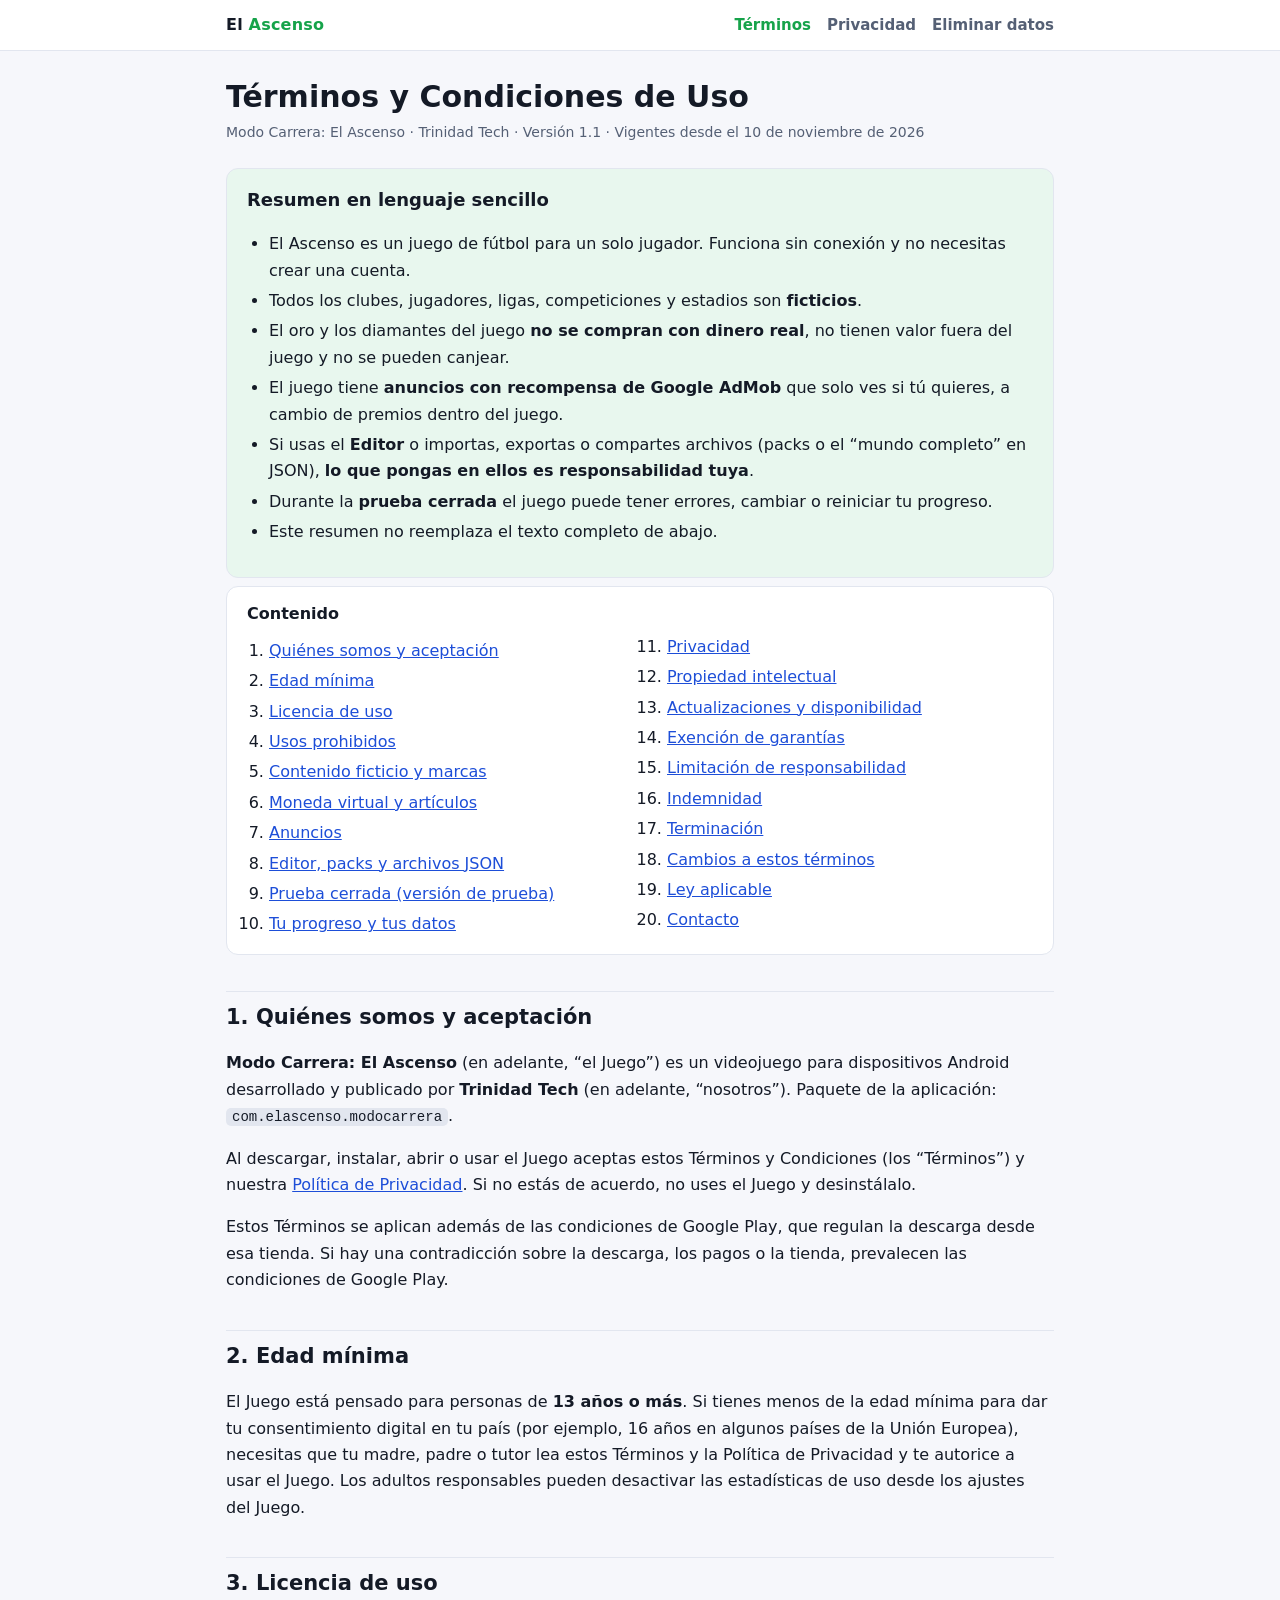
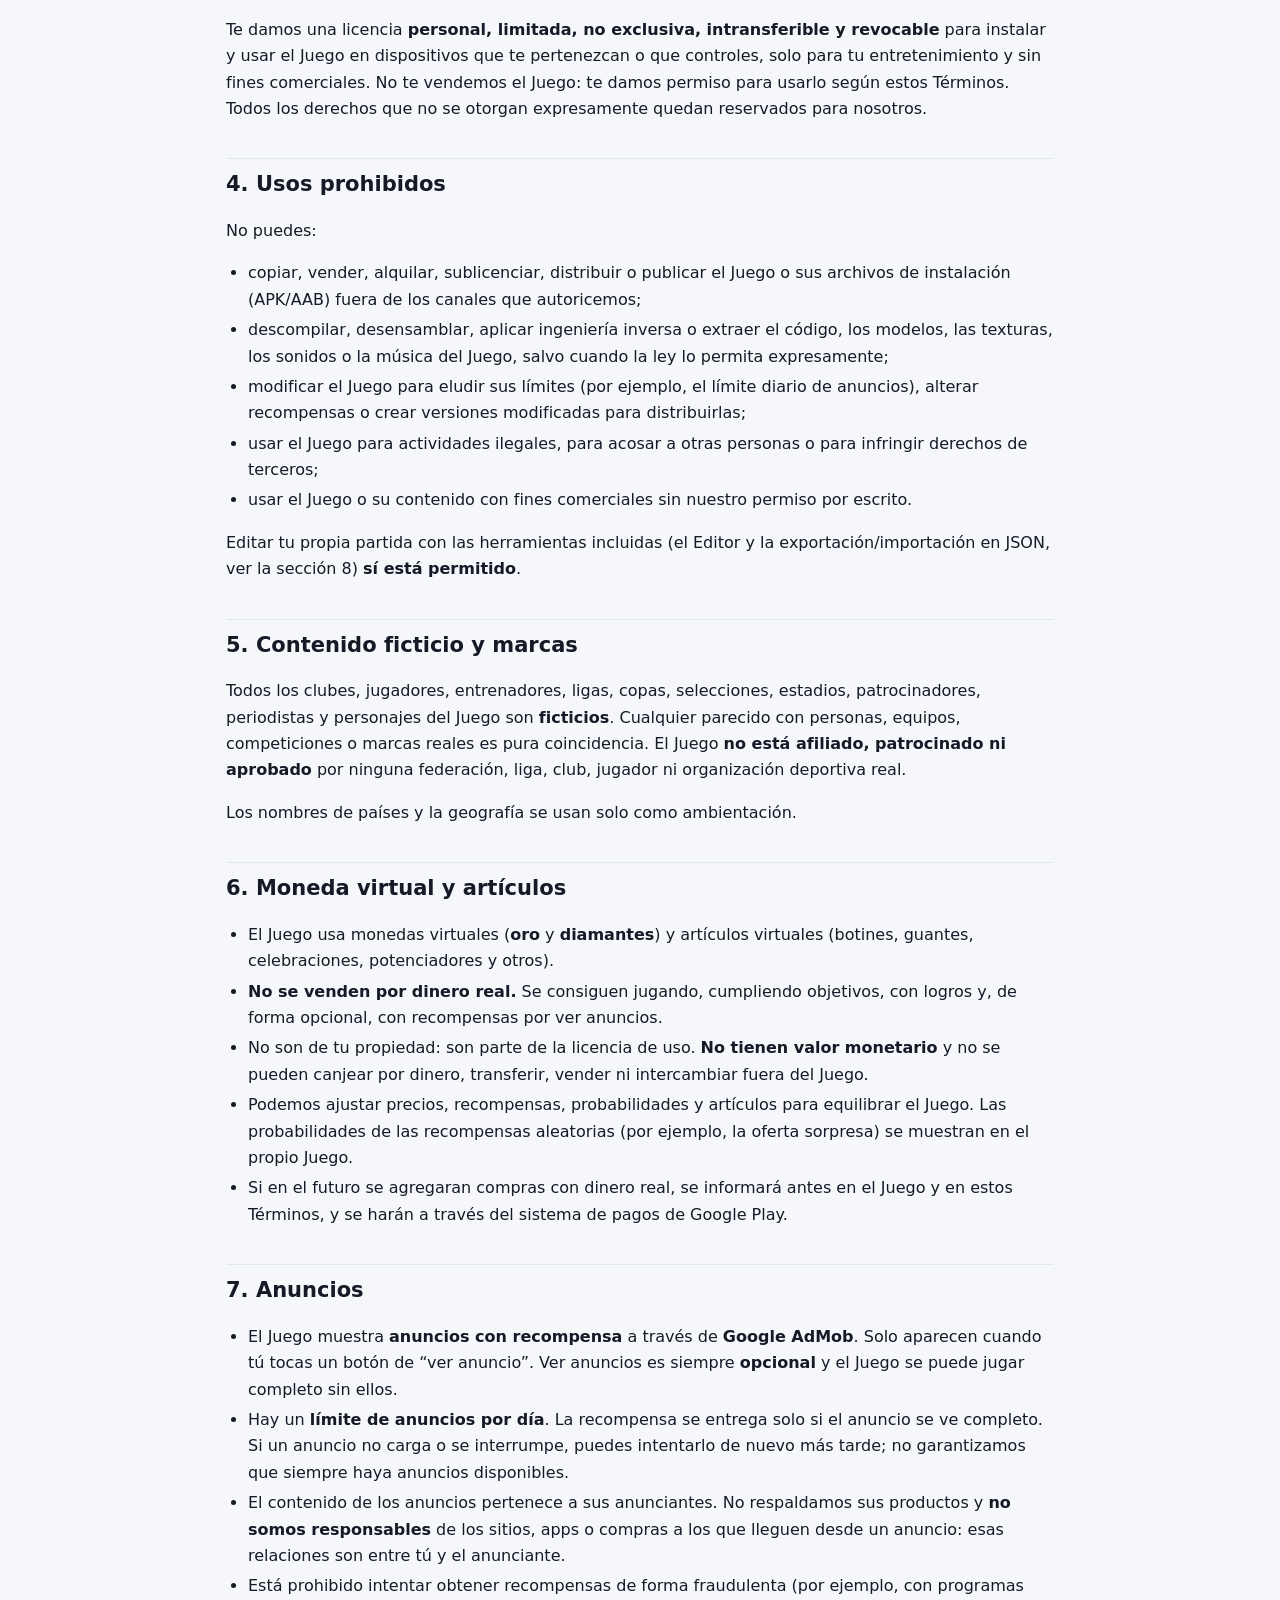
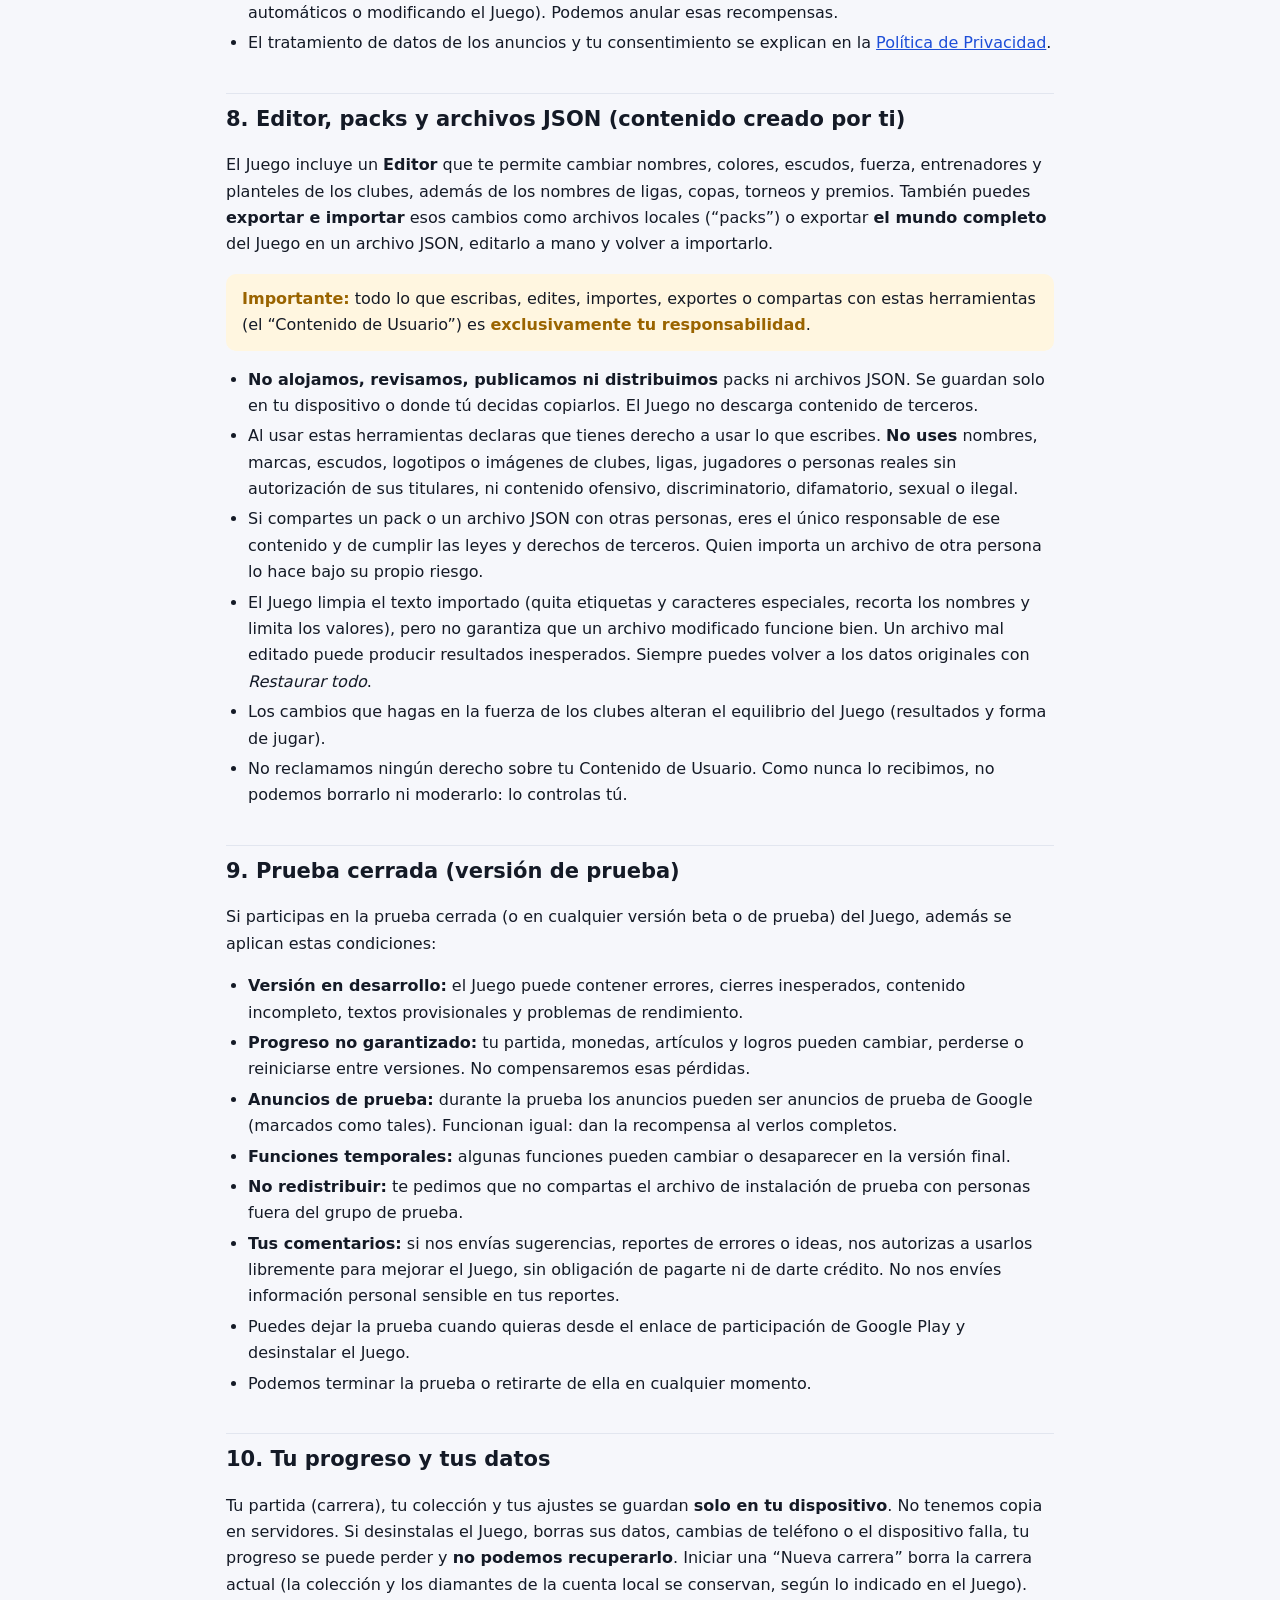
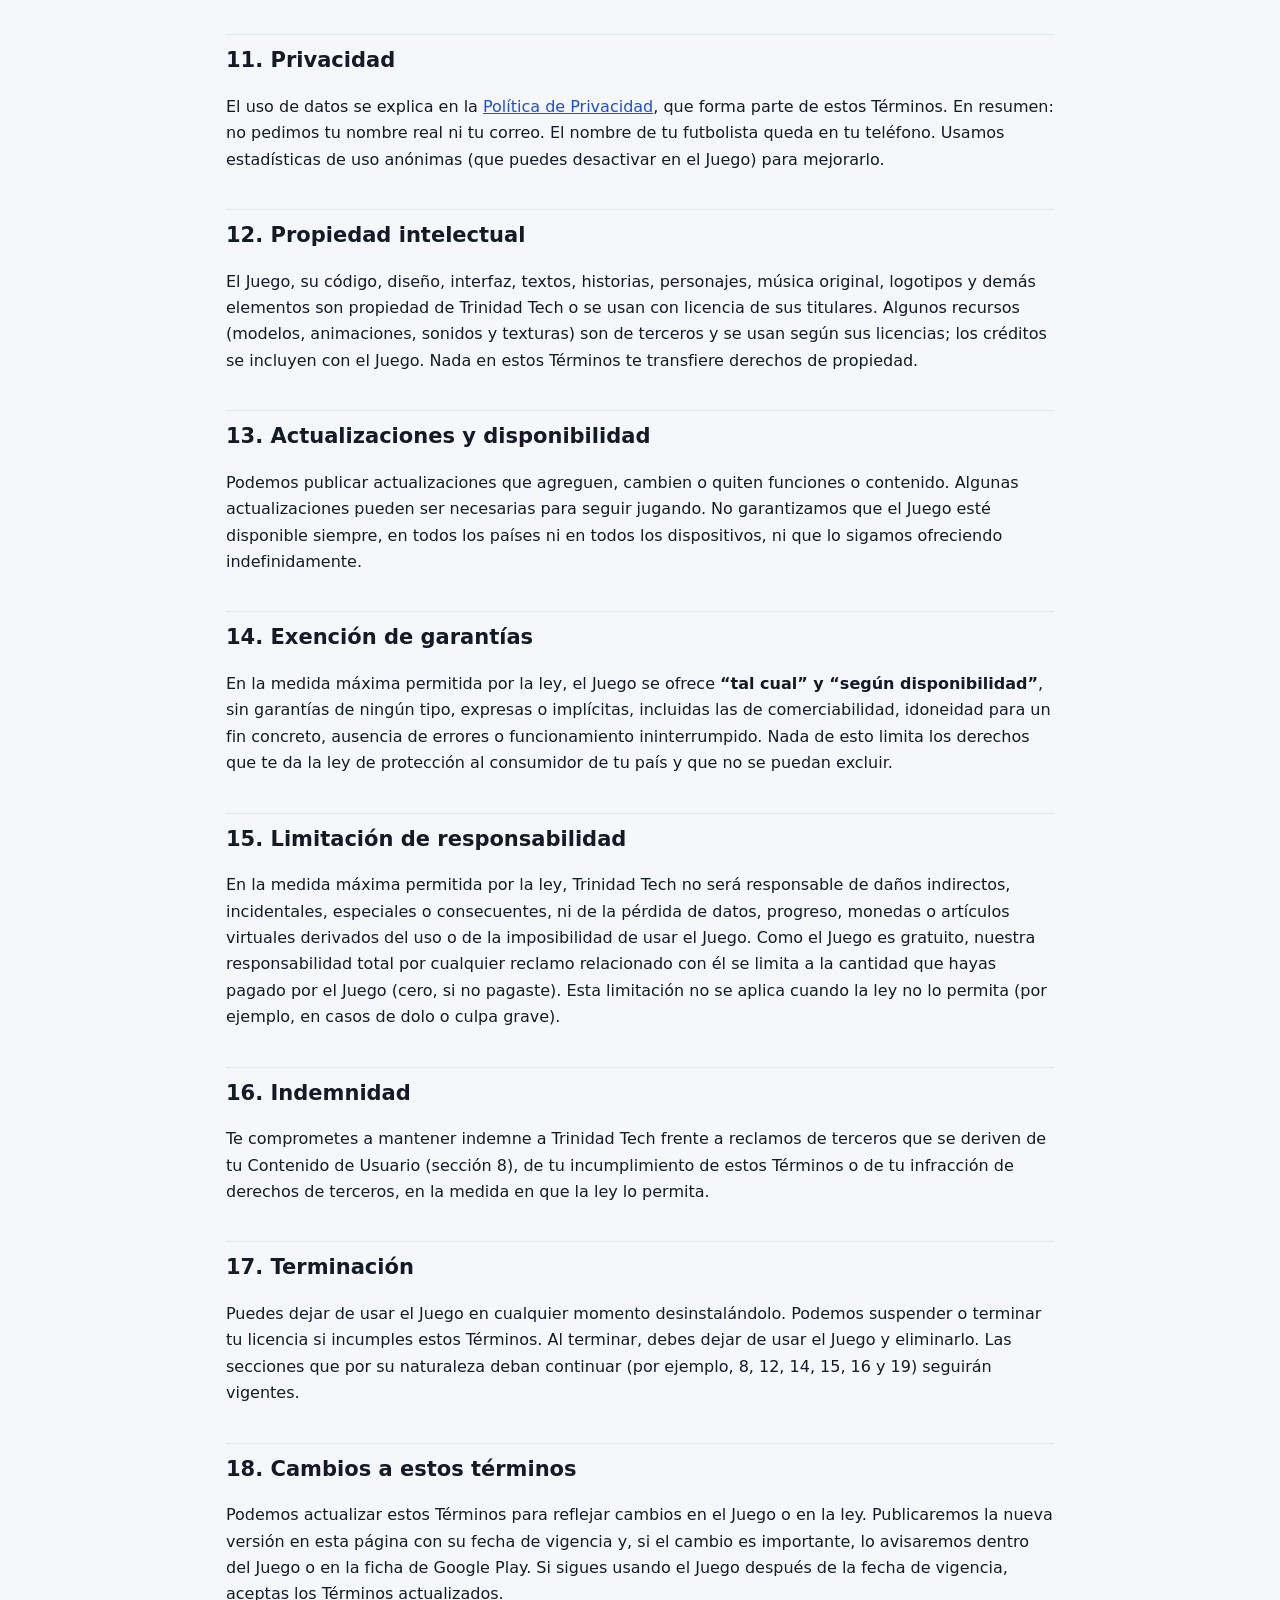
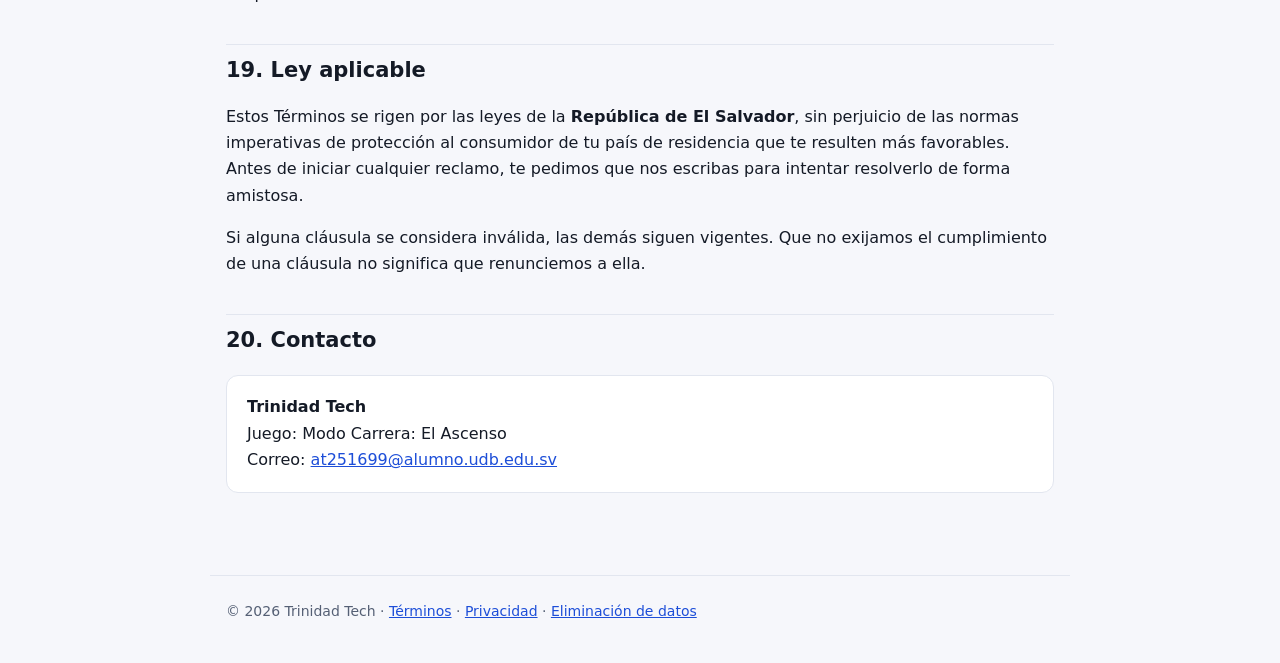
<file: terminos.html>
<!doctype html>
<html lang="es">
<head>
<meta charset="utf-8">
<meta name="viewport" content="width=device-width, initial-scale=1">
<title>Términos y Condiciones · El Ascenso</title>
<meta name="description" content="Términos y Condiciones de uso del videojuego Modo Carrera: El Ascenso, de Trinidad Tech.">
<link rel="stylesheet" href="estilos.css">
</head>
<body>
<header class="top"><div class="in">
  <a class="brand" href="index.html">El <span>Ascenso</span></a>
  <nav>
    <a class="on" href="terminos.html">Términos</a>
    <a href="privacidad.html">Privacidad</a>
    <a href="eliminacion-de-datos.html">Eliminar datos</a>
  </nav>
</div></header>

<main>
<h1>Términos y Condiciones de Uso</h1>
<div class="meta">Modo Carrera: El Ascenso · Trinidad Tech · Versión 1.1 · Vigentes desde el 10 de noviembre de 2026</div>

<div class="summary">
  <h2>Resumen en lenguaje sencillo</h2>
  <ul>
    <li>El Ascenso es un juego de fútbol para un solo jugador. Funciona sin conexión y no necesitas crear una cuenta.</li>
    <li>Todos los clubes, jugadores, ligas, competiciones y estadios son <strong>ficticios</strong>.</li>
    <li>El oro y los diamantes del juego <strong>no se compran con dinero real</strong>, no tienen valor fuera del juego y no se pueden canjear.</li>
    <li>El juego tiene <strong>anuncios con recompensa de Google AdMob</strong> que solo ves si tú quieres, a cambio de premios dentro del juego.</li>
    <li>Si usas el <strong>Editor</strong> o importas, exportas o compartes archivos (packs o el “mundo completo” en JSON), <strong>lo que pongas en ellos es responsabilidad tuya</strong>.</li>
    <li>Durante la <strong>prueba cerrada</strong> el juego puede tener errores, cambiar o reiniciar tu progreso.</li>
    <li>Este resumen no reemplaza el texto completo de abajo.</li>
  </ul>
</div>

<div class="toc">
  <strong>Contenido</strong>
  <ol>
    <li><a href="#t1">Quiénes somos y aceptación</a></li>
    <li><a href="#t2">Edad mínima</a></li>
    <li><a href="#t3">Licencia de uso</a></li>
    <li><a href="#t4">Usos prohibidos</a></li>
    <li><a href="#t5">Contenido ficticio y marcas</a></li>
    <li><a href="#t6">Moneda virtual y artículos</a></li>
    <li><a href="#t7">Anuncios</a></li>
    <li><a href="#t8">Editor, packs y archivos JSON</a></li>
    <li><a href="#t9">Prueba cerrada (versión de prueba)</a></li>
    <li><a href="#t10">Tu progreso y tus datos</a></li>
    <li><a href="#t11">Privacidad</a></li>
    <li><a href="#t12">Propiedad intelectual</a></li>
    <li><a href="#t13">Actualizaciones y disponibilidad</a></li>
    <li><a href="#t14">Exención de garantías</a></li>
    <li><a href="#t15">Limitación de responsabilidad</a></li>
    <li><a href="#t16">Indemnidad</a></li>
    <li><a href="#t17">Terminación</a></li>
    <li><a href="#t18">Cambios a estos términos</a></li>
    <li><a href="#t19">Ley aplicable</a></li>
    <li><a href="#t20">Contacto</a></li>
  </ol>
</div>

<h2 id="t1">1. Quiénes somos y aceptación</h2>
<p><strong>Modo Carrera: El Ascenso</strong> (en adelante, “el Juego”) es un videojuego para dispositivos Android desarrollado y publicado por <strong>Trinidad Tech</strong> (en adelante, “nosotros”). Paquete de la aplicación: <code>com.elascenso.modocarrera</code>.</p>
<p>Al descargar, instalar, abrir o usar el Juego aceptas estos Términos y Condiciones (los “Términos”) y nuestra <a href="privacidad.html">Política de Privacidad</a>. Si no estás de acuerdo, no uses el Juego y desinstálalo.</p>
<p>Estos Términos se aplican además de las condiciones de Google Play, que regulan la descarga desde esa tienda. Si hay una contradicción sobre la descarga, los pagos o la tienda, prevalecen las condiciones de Google Play.</p>

<h2 id="t2">2. Edad mínima</h2>
<p>El Juego está pensado para personas de <strong>13 años o más</strong>. Si tienes menos de la edad mínima para dar tu consentimiento digital en tu país (por ejemplo, 16 años en algunos países de la Unión Europea), necesitas que tu madre, padre o tutor lea estos Términos y la Política de Privacidad y te autorice a usar el Juego. Los adultos responsables pueden desactivar las estadísticas de uso desde los ajustes del Juego.</p>

<h2 id="t3">3. Licencia de uso</h2>
<p>Te damos una licencia <strong>personal, limitada, no exclusiva, intransferible y revocable</strong> para instalar y usar el Juego en dispositivos que te pertenezcan o que controles, solo para tu entretenimiento y sin fines comerciales. No te vendemos el Juego: te damos permiso para usarlo según estos Términos. Todos los derechos que no se otorgan expresamente quedan reservados para nosotros.</p>

<h2 id="t4">4. Usos prohibidos</h2>
<p>No puedes:</p>
<ul>
  <li>copiar, vender, alquilar, sublicenciar, distribuir o publicar el Juego o sus archivos de instalación (APK/AAB) fuera de los canales que autoricemos;</li>
  <li>descompilar, desensamblar, aplicar ingeniería inversa o extraer el código, los modelos, las texturas, los sonidos o la música del Juego, salvo cuando la ley lo permita expresamente;</li>
  <li>modificar el Juego para eludir sus límites (por ejemplo, el límite diario de anuncios), alterar recompensas o crear versiones modificadas para distribuirlas;</li>
  <li>usar el Juego para actividades ilegales, para acosar a otras personas o para infringir derechos de terceros;</li>
  <li>usar el Juego o su contenido con fines comerciales sin nuestro permiso por escrito.</li>
</ul>
<p>Editar tu propia partida con las herramientas incluidas (el Editor y la exportación/importación en JSON, ver la sección 8) <strong>sí está permitido</strong>.</p>

<h2 id="t5">5. Contenido ficticio y marcas</h2>
<p>Todos los clubes, jugadores, entrenadores, ligas, copas, selecciones, estadios, patrocinadores, periodistas y personajes del Juego son <strong>ficticios</strong>. Cualquier parecido con personas, equipos, competiciones o marcas reales es pura coincidencia. El Juego <strong>no está afiliado, patrocinado ni aprobado</strong> por ninguna federación, liga, club, jugador ni organización deportiva real.</p>
<p>Los nombres de países y la geografía se usan solo como ambientación.</p>

<h2 id="t6">6. Moneda virtual y artículos</h2>
<ul>
  <li>El Juego usa monedas virtuales (<strong>oro</strong> y <strong>diamantes</strong>) y artículos virtuales (botines, guantes, celebraciones, potenciadores y otros).</li>
  <li><strong>No se venden por dinero real.</strong> Se consiguen jugando, cumpliendo objetivos, con logros y, de forma opcional, con recompensas por ver anuncios.</li>
  <li>No son de tu propiedad: son parte de la licencia de uso. <strong>No tienen valor monetario</strong> y no se pueden canjear por dinero, transferir, vender ni intercambiar fuera del Juego.</li>
  <li>Podemos ajustar precios, recompensas, probabilidades y artículos para equilibrar el Juego. Las probabilidades de las recompensas aleatorias (por ejemplo, la oferta sorpresa) se muestran en el propio Juego.</li>
  <li>Si en el futuro se agregaran compras con dinero real, se informará antes en el Juego y en estos Términos, y se harán a través del sistema de pagos de Google Play.</li>
</ul>

<h2 id="t7">7. Anuncios</h2>
<ul>
  <li>El Juego muestra <strong>anuncios con recompensa</strong> a través de <strong>Google AdMob</strong>. Solo aparecen cuando tú tocas un botón de “ver anuncio”. Ver anuncios es siempre <strong>opcional</strong> y el Juego se puede jugar completo sin ellos.</li>
  <li>Hay un <strong>límite de anuncios por día</strong>. La recompensa se entrega solo si el anuncio se ve completo. Si un anuncio no carga o se interrumpe, puedes intentarlo de nuevo más tarde; no garantizamos que siempre haya anuncios disponibles.</li>
  <li>El contenido de los anuncios pertenece a sus anunciantes. No respaldamos sus productos y <strong>no somos responsables</strong> de los sitios, apps o compras a los que lleguen desde un anuncio: esas relaciones son entre tú y el anunciante.</li>
  <li>Está prohibido intentar obtener recompensas de forma fraudulenta (por ejemplo, con programas automáticos o modificando el Juego). Podemos anular esas recompensas.</li>
  <li>El tratamiento de datos de los anuncios y tu consentimiento se explican en la <a href="privacidad.html#p3b">Política de Privacidad</a>.</li>
</ul>

<h2 id="t8">8. Editor, packs y archivos JSON (contenido creado por ti)</h2>
<p>El Juego incluye un <strong>Editor</strong> que te permite cambiar nombres, colores, escudos, fuerza, entrenadores y planteles de los clubes, además de los nombres de ligas, copas, torneos y premios. También puedes <strong>exportar e importar</strong> esos cambios como archivos locales (“packs”) o exportar <strong>el mundo completo</strong> del Juego en un archivo JSON, editarlo a mano y volver a importarlo.</p>
<div class="note"><strong>Importante:</strong> todo lo que escribas, edites, importes, exportes o compartas con estas herramientas (el “Contenido de Usuario”) es <strong>exclusivamente tu responsabilidad</strong>.</div>
<ul>
  <li><strong>No alojamos, revisamos, publicamos ni distribuimos</strong> packs ni archivos JSON. Se guardan solo en tu dispositivo o donde tú decidas copiarlos. El Juego no descarga contenido de terceros.</li>
  <li>Al usar estas herramientas declaras que tienes derecho a usar lo que escribes. <strong>No uses</strong> nombres, marcas, escudos, logotipos o imágenes de clubes, ligas, jugadores o personas reales sin autorización de sus titulares, ni contenido ofensivo, discriminatorio, difamatorio, sexual o ilegal.</li>
  <li>Si compartes un pack o un archivo JSON con otras personas, eres el único responsable de ese contenido y de cumplir las leyes y derechos de terceros. Quien importa un archivo de otra persona lo hace bajo su propio riesgo.</li>
  <li>El Juego limpia el texto importado (quita etiquetas y caracteres especiales, recorta los nombres y limita los valores), pero no garantiza que un archivo modificado funcione bien. Un archivo mal editado puede producir resultados inesperados. Siempre puedes volver a los datos originales con <em>Restaurar todo</em>.</li>
  <li>Los cambios que hagas en la fuerza de los clubes alteran el equilibrio del Juego (resultados y forma de jugar).</li>
  <li>No reclamamos ningún derecho sobre tu Contenido de Usuario. Como nunca lo recibimos, no podemos borrarlo ni moderarlo: lo controlas tú.</li>
</ul>

<h2 id="t9">9. Prueba cerrada (versión de prueba)</h2>
<p>Si participas en la prueba cerrada (o en cualquier versión beta o de prueba) del Juego, además se aplican estas condiciones:</p>
<ul>
  <li><strong>Versión en desarrollo:</strong> el Juego puede contener errores, cierres inesperados, contenido incompleto, textos provisionales y problemas de rendimiento.</li>
  <li><strong>Progreso no garantizado:</strong> tu partida, monedas, artículos y logros pueden cambiar, perderse o reiniciarse entre versiones. No compensaremos esas pérdidas.</li>
  <li><strong>Anuncios de prueba:</strong> durante la prueba los anuncios pueden ser anuncios de prueba de Google (marcados como tales). Funcionan igual: dan la recompensa al verlos completos.</li>
  <li><strong>Funciones temporales:</strong> algunas funciones pueden cambiar o desaparecer en la versión final.</li>
  <li><strong>No redistribuir:</strong> te pedimos que no compartas el archivo de instalación de prueba con personas fuera del grupo de prueba.</li>
  <li><strong>Tus comentarios:</strong> si nos envías sugerencias, reportes de errores o ideas, nos autorizas a usarlos libremente para mejorar el Juego, sin obligación de pagarte ni de darte crédito. No nos envíes información personal sensible en tus reportes.</li>
  <li>Puedes dejar la prueba cuando quieras desde el enlace de participación de Google Play y desinstalar el Juego.</li>
  <li>Podemos terminar la prueba o retirarte de ella en cualquier momento.</li>
</ul>

<h2 id="t10">10. Tu progreso y tus datos</h2>
<p>Tu partida (carrera), tu colección y tus ajustes se guardan <strong>solo en tu dispositivo</strong>. No tenemos copia en servidores. Si desinstalas el Juego, borras sus datos, cambias de teléfono o el dispositivo falla, tu progreso se puede perder y <strong>no podemos recuperarlo</strong>. Iniciar una “Nueva carrera” borra la carrera actual (la colección y los diamantes de la cuenta local se conservan, según lo indicado en el Juego).</p>

<h2 id="t11">11. Privacidad</h2>
<p>El uso de datos se explica en la <a href="privacidad.html">Política de Privacidad</a>, que forma parte de estos Términos. En resumen: no pedimos tu nombre real ni tu correo. El nombre de tu futbolista queda en tu teléfono. Usamos estadísticas de uso anónimas (que puedes desactivar en el Juego) para mejorarlo.</p>

<h2 id="t12">12. Propiedad intelectual</h2>
<p>El Juego, su código, diseño, interfaz, textos, historias, personajes, música original, logotipos y demás elementos son propiedad de Trinidad Tech o se usan con licencia de sus titulares. Algunos recursos (modelos, animaciones, sonidos y texturas) son de terceros y se usan según sus licencias; los créditos se incluyen con el Juego. Nada en estos Términos te transfiere derechos de propiedad.</p>

<h2 id="t13">13. Actualizaciones y disponibilidad</h2>
<p>Podemos publicar actualizaciones que agreguen, cambien o quiten funciones o contenido. Algunas actualizaciones pueden ser necesarias para seguir jugando. No garantizamos que el Juego esté disponible siempre, en todos los países ni en todos los dispositivos, ni que lo sigamos ofreciendo indefinidamente.</p>

<h2 id="t14">14. Exención de garantías</h2>
<p>En la medida máxima permitida por la ley, el Juego se ofrece <strong>“tal cual” y “según disponibilidad”</strong>, sin garantías de ningún tipo, expresas o implícitas, incluidas las de comerciabilidad, idoneidad para un fin concreto, ausencia de errores o funcionamiento ininterrumpido. Nada de esto limita los derechos que te da la ley de protección al consumidor de tu país y que no se puedan excluir.</p>

<h2 id="t15">15. Limitación de responsabilidad</h2>
<p>En la medida máxima permitida por la ley, Trinidad Tech no será responsable de daños indirectos, incidentales, especiales o consecuentes, ni de la pérdida de datos, progreso, monedas o artículos virtuales derivados del uso o de la imposibilidad de usar el Juego. Como el Juego es gratuito, nuestra responsabilidad total por cualquier reclamo relacionado con él se limita a la cantidad que hayas pagado por el Juego (cero, si no pagaste). Esta limitación no se aplica cuando la ley no lo permita (por ejemplo, en casos de dolo o culpa grave).</p>

<h2 id="t16">16. Indemnidad</h2>
<p>Te comprometes a mantener indemne a Trinidad Tech frente a reclamos de terceros que se deriven de tu Contenido de Usuario (sección 8), de tu incumplimiento de estos Términos o de tu infracción de derechos de terceros, en la medida en que la ley lo permita.</p>

<h2 id="t17">17. Terminación</h2>
<p>Puedes dejar de usar el Juego en cualquier momento desinstalándolo. Podemos suspender o terminar tu licencia si incumples estos Términos. Al terminar, debes dejar de usar el Juego y eliminarlo. Las secciones que por su naturaleza deban continuar (por ejemplo, 8, 12, 14, 15, 16 y 19) seguirán vigentes.</p>

<h2 id="t18">18. Cambios a estos términos</h2>
<p>Podemos actualizar estos Términos para reflejar cambios en el Juego o en la ley. Publicaremos la nueva versión en esta página con su fecha de vigencia y, si el cambio es importante, lo avisaremos dentro del Juego o en la ficha de Google Play. Si sigues usando el Juego después de la fecha de vigencia, aceptas los Términos actualizados.</p>

<h2 id="t19">19. Ley aplicable</h2>
<p>Estos Términos se rigen por las leyes de la <strong>República de El Salvador</strong>, sin perjuicio de las normas imperativas de protección al consumidor de tu país de residencia que te resulten más favorables. Antes de iniciar cualquier reclamo, te pedimos que nos escribas para intentar resolverlo de forma amistosa.</p>
<p>Si alguna cláusula se considera inválida, las demás siguen vigentes. Que no exijamos el cumplimiento de una cláusula no significa que renunciemos a ella.</p>

<h2 id="t20">20. Contacto</h2>
<div class="card">
  <strong>Trinidad Tech</strong><br>
  Juego: Modo Carrera: El Ascenso<br>
  Correo: <a href="mailto:at251699@alumno.udb.edu.sv">at251699@alumno.udb.edu.sv</a>
</div>
</main>

<footer>© 2026 Trinidad Tech · <a href="terminos.html">Términos</a> · <a href="privacidad.html">Privacidad</a> · <a href="eliminacion-de-datos.html">Eliminación de datos</a></footer>
</body>
</html>
</file>
<file: estilos.css>
:root {
  --bg: #f6f7fb;
  --panel: #ffffff;
  --text: #141a26;
  --dim: #556075;
  --line: #e2e6ef;
  --accent: #16a34a;
  --accent-soft: #e8f7ee;
  --warn-soft: #fff6e0;
  --warn: #9a6400;
  --link: #1d4ed8;
}
@media (prefers-color-scheme: dark) {
  :root:not([data-theme="light"]) {
    --bg: #0b1020;
    --panel: #121a2c;
    --text: #eef1f7;
    --dim: #9aa6bd;
    --line: #233049;
    --accent: #4ade80;
    --accent-soft: #10291c;
    --warn-soft: #2a2110;
    --warn: #f5c35b;
    --link: #7fb0ff;
  }
}
:root[data-theme="dark"] {
  --bg: #0b1020; --panel: #121a2c; --text: #eef1f7; --dim: #9aa6bd; --line: #233049;
  --accent: #4ade80; --accent-soft: #10291c; --warn-soft: #2a2110; --warn: #f5c35b; --link: #7fb0ff;
}
* { box-sizing: border-box; }
html { -webkit-text-size-adjust: 100%; }
body {
  margin: 0; background: var(--bg); color: var(--text);
  font: 16px/1.65 system-ui, -apple-system, "Segoe UI", Roboto, "Helvetica Neue", Arial, sans-serif;
}
header.top {
  background: var(--panel); border-bottom: 1px solid var(--line);
  position: sticky; top: 0; z-index: 5;
}
header.top .in { max-width: 860px; margin: 0 auto; padding: 12px 16px; display: flex; flex-wrap: wrap; gap: 8px 18px; align-items: center; }
header.top .brand { font-weight: 800; letter-spacing: .2px; margin-right: auto; color: var(--text); text-decoration: none; }
header.top .brand span { color: var(--accent); }
header.top nav a { color: var(--dim); text-decoration: none; font-weight: 600; font-size: 15px; }
header.top nav a.on, header.top nav a:hover { color: var(--accent); }
header.top nav { display: flex; flex-wrap: wrap; gap: 6px 16px; }
main { max-width: 860px; margin: 0 auto; padding: 28px 16px 64px; }
h1 { font-size: 30px; line-height: 1.2; margin: 0 0 6px; }
.meta { color: var(--dim); font-size: 14px; margin-bottom: 24px; }
h2 { font-size: 21px; margin: 36px 0 8px; padding-top: 8px; border-top: 1px solid var(--line); }
h3 { font-size: 17px; margin: 22px 0 6px; }
p, li { color: var(--text); }
ul, ol { padding-left: 22px; }
li { margin: 4px 0; }
a { color: var(--link); }
.card { background: var(--panel); border: 1px solid var(--line); border-radius: 12px; padding: 18px 20px; margin: 18px 0; }
.summary { background: var(--accent-soft); border: 1px solid var(--line); border-radius: 12px; padding: 16px 20px; margin: 18px 0 8px; }
.summary h2 { border: 0; margin: 0 0 6px; padding: 0; font-size: 18px; }
.note { background: var(--warn-soft); border-radius: 10px; padding: 12px 16px; color: var(--text); }
.note strong { color: var(--warn); }
.toc { background: var(--panel); border: 1px solid var(--line); border-radius: 12px; padding: 14px 20px; }
.toc ol { margin: 6px 0 0; columns: 2; column-gap: 32px; }
@media (max-width: 640px) { .toc ol { columns: 1; } h1 { font-size: 25px; } }
table { width: 100%; border-collapse: collapse; margin: 12px 0; font-size: 15px; display: block; overflow-x: auto; }
th, td { text-align: left; vertical-align: top; padding: 9px 10px; border-bottom: 1px solid var(--line); min-width: 120px; }
th { color: var(--dim); font-weight: 700; font-size: 13px; text-transform: uppercase; letter-spacing: .4px; }
.cards { display: grid; grid-template-columns: repeat(auto-fit, minmax(230px, 1fr)); gap: 14px; margin: 22px 0; }
.cards a { display: block; background: var(--panel); border: 1px solid var(--line); border-radius: 12px; padding: 18px; text-decoration: none; color: var(--text); }
.cards a:hover { border-color: var(--accent); }
.cards a b { display: block; font-size: 18px; margin-bottom: 4px; }
.cards a span { color: var(--dim); font-size: 14px; }
footer { max-width: 860px; margin: 0 auto; padding: 24px 16px 40px; color: var(--dim); font-size: 14px; border-top: 1px solid var(--line); }
code { background: var(--line); border-radius: 5px; padding: 1px 6px; font-size: 14px; }
</file>
